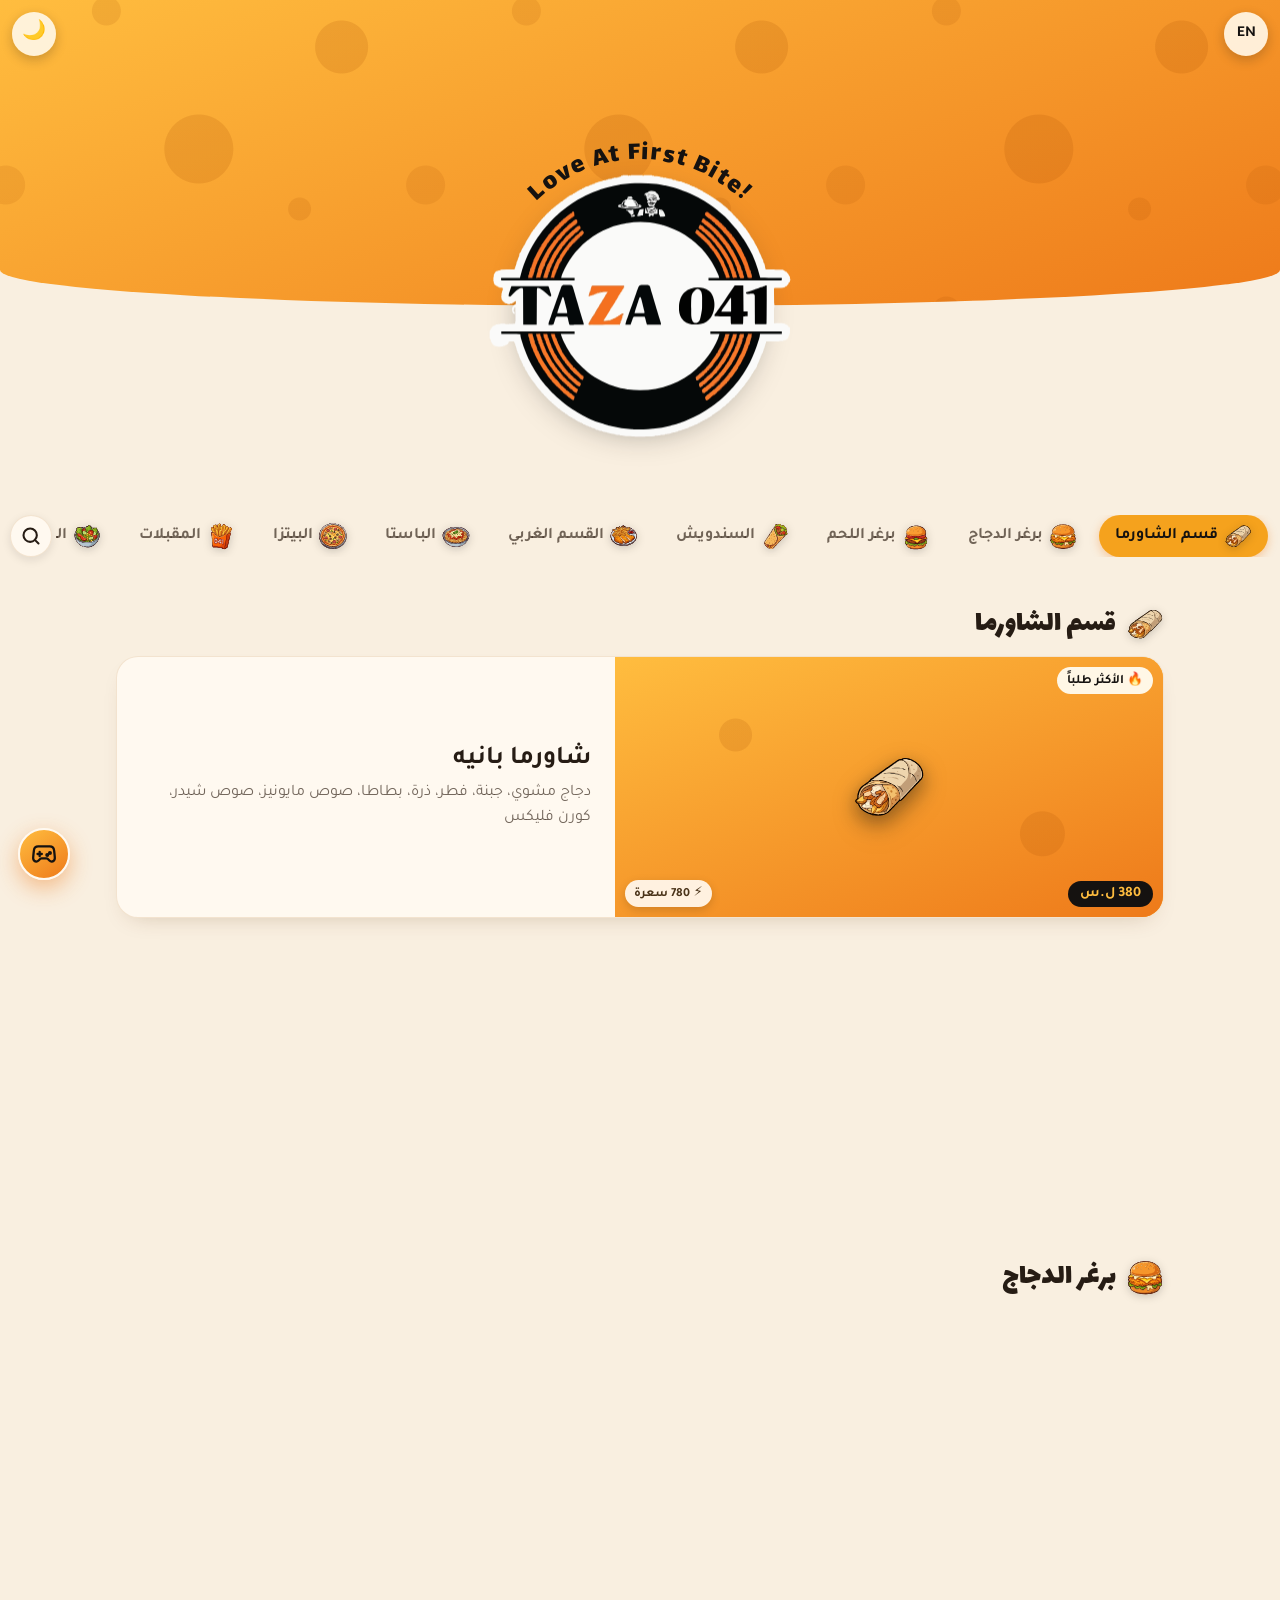
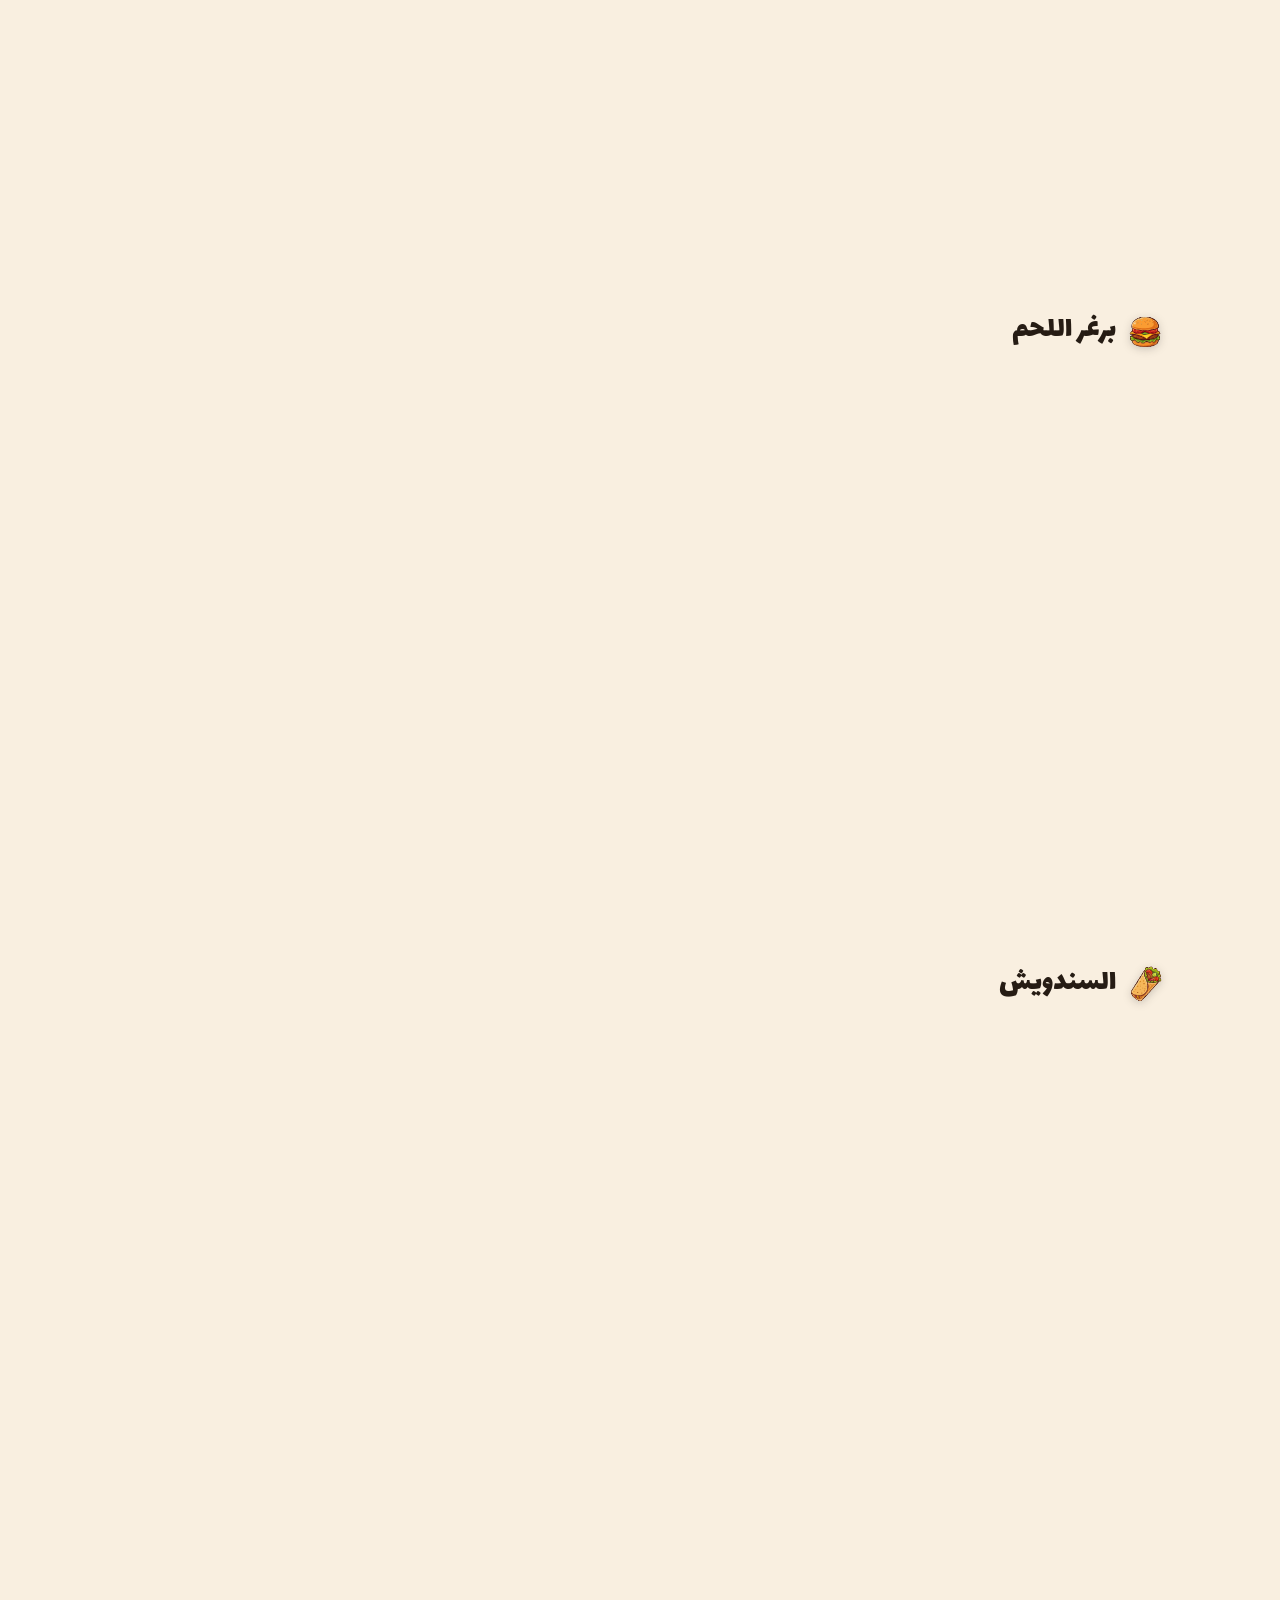
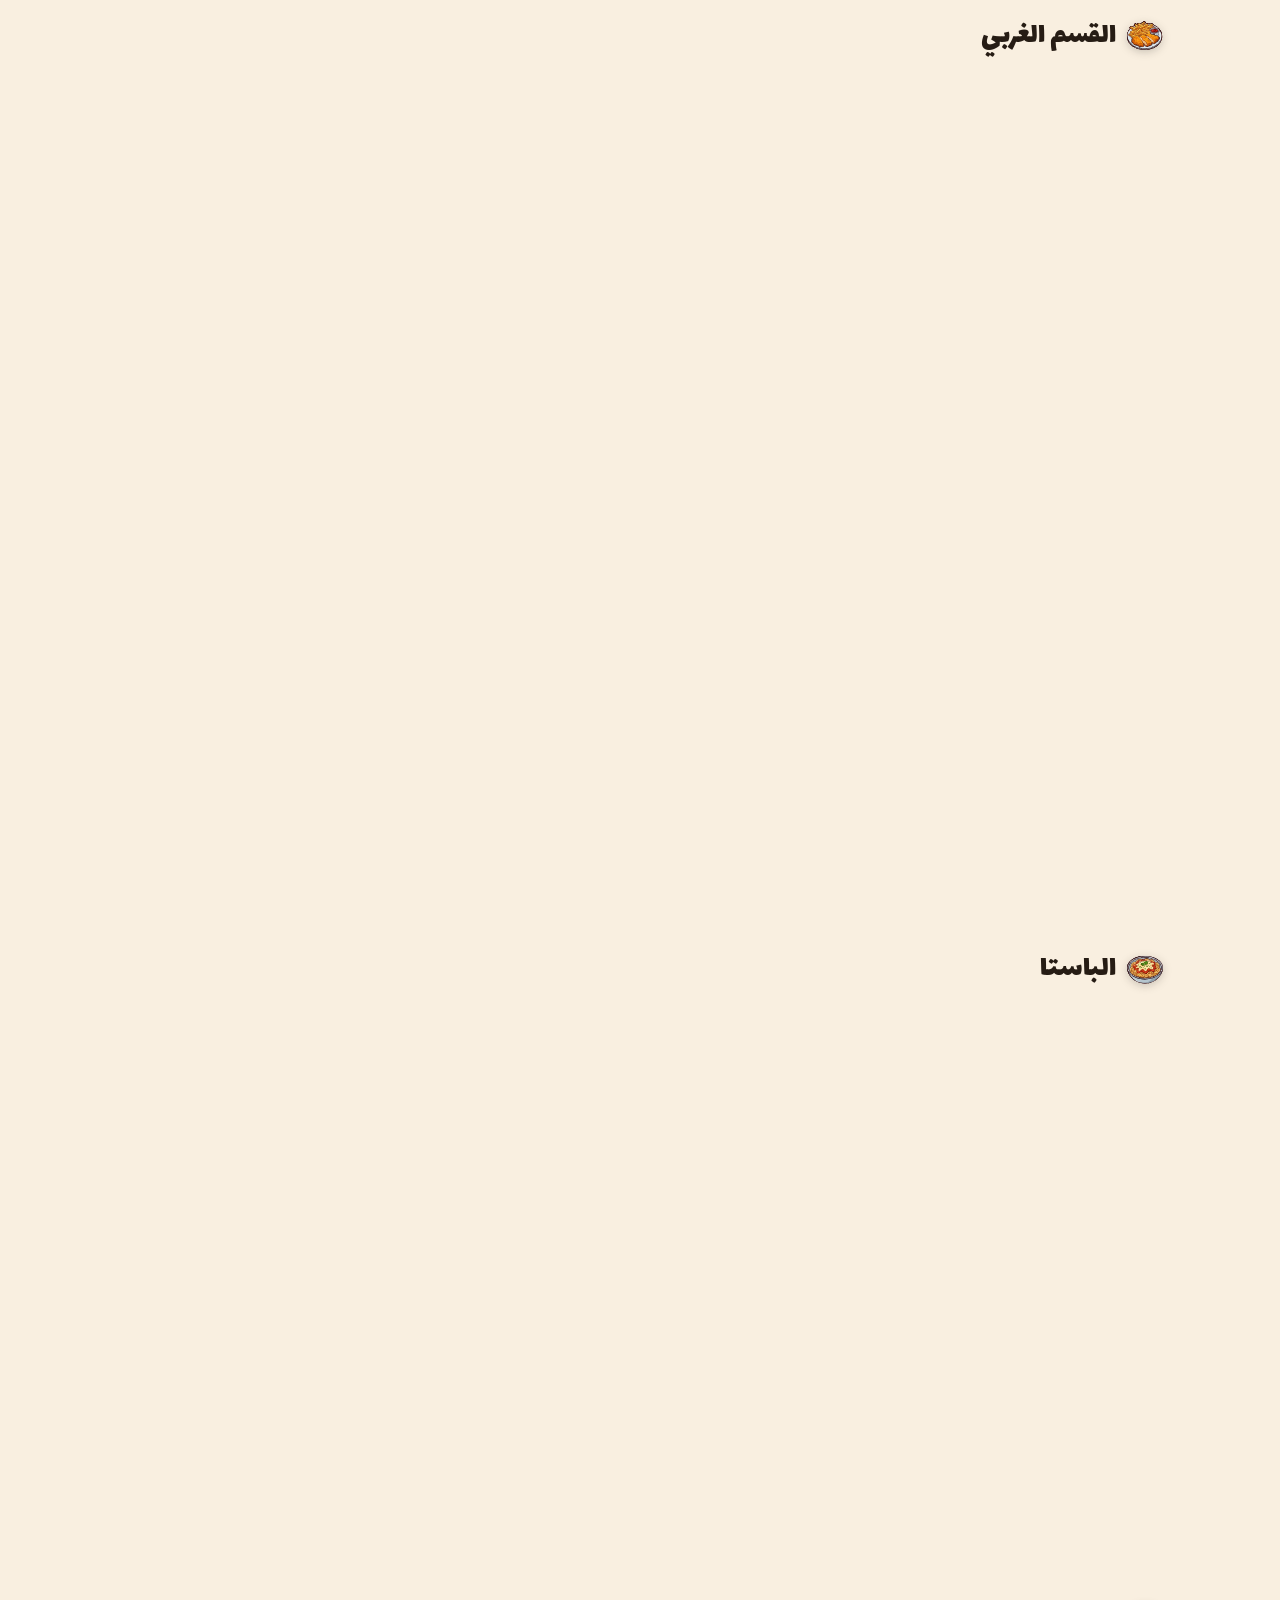
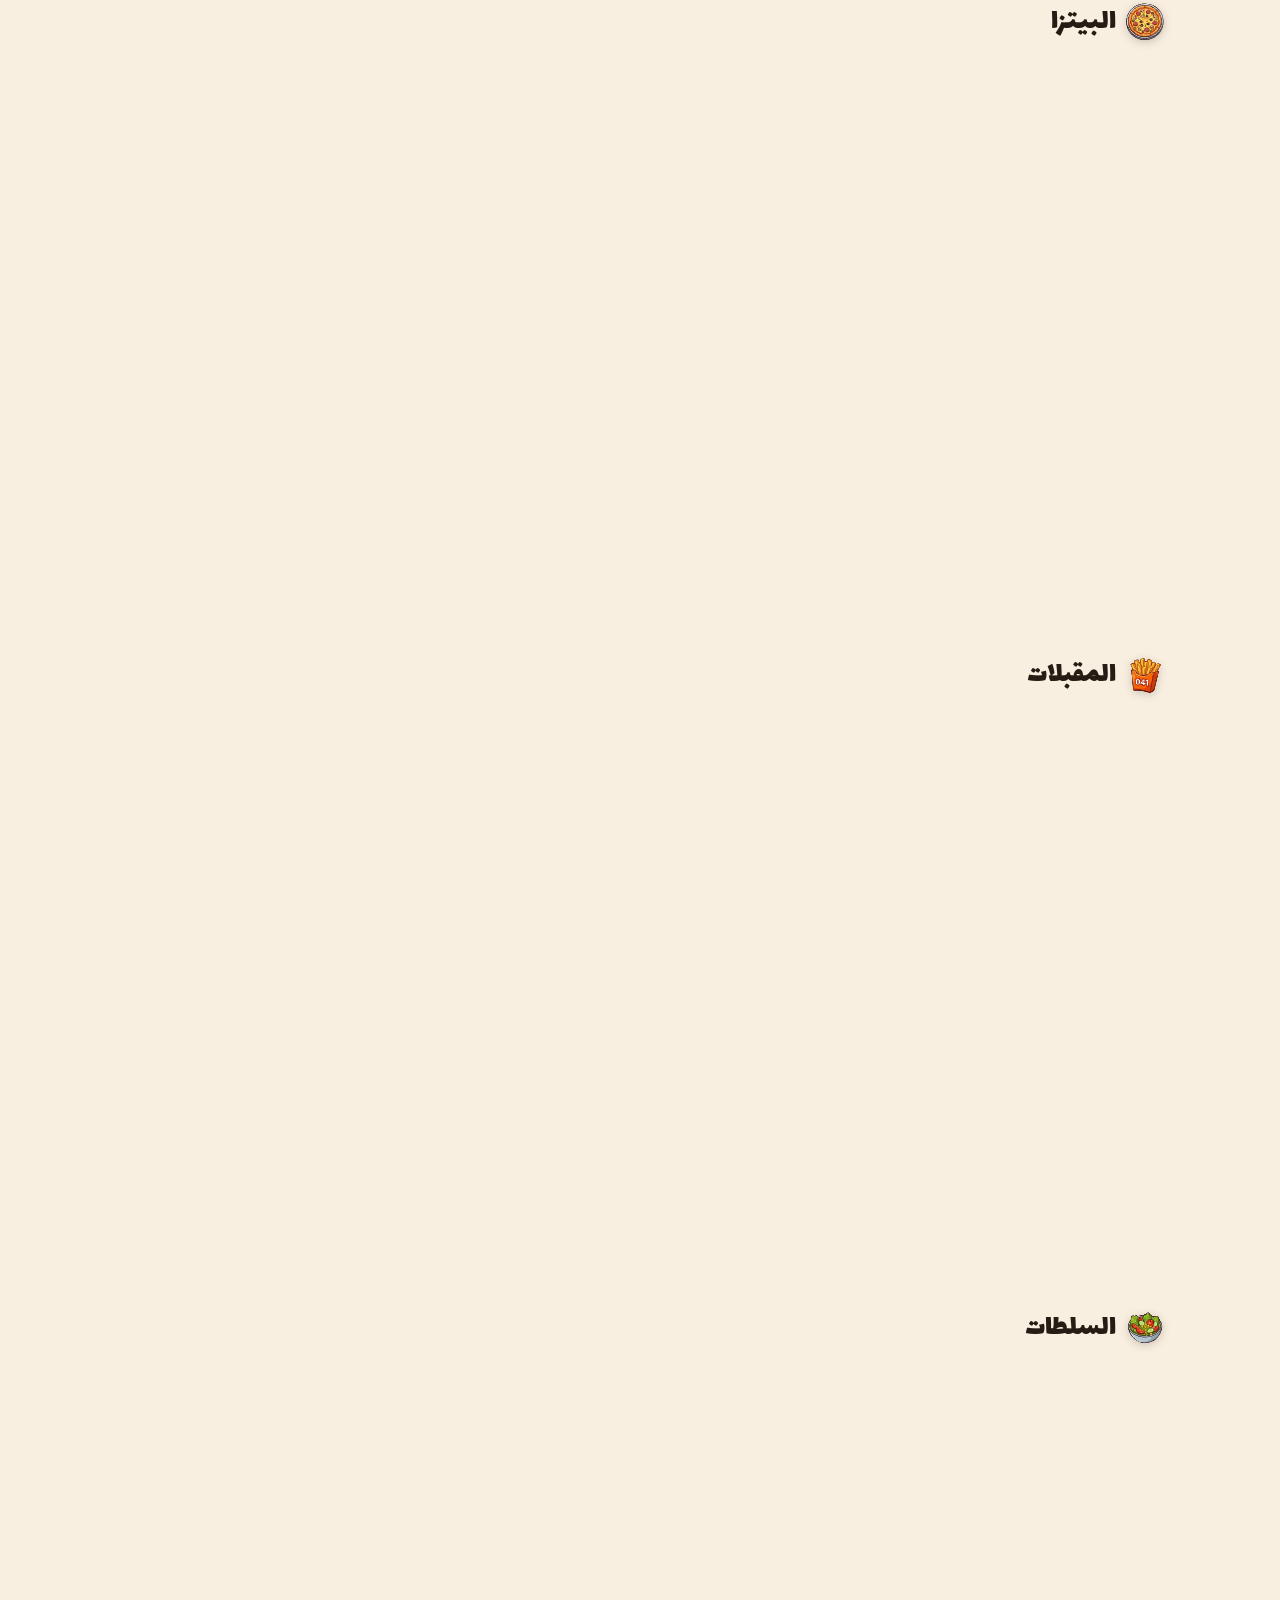
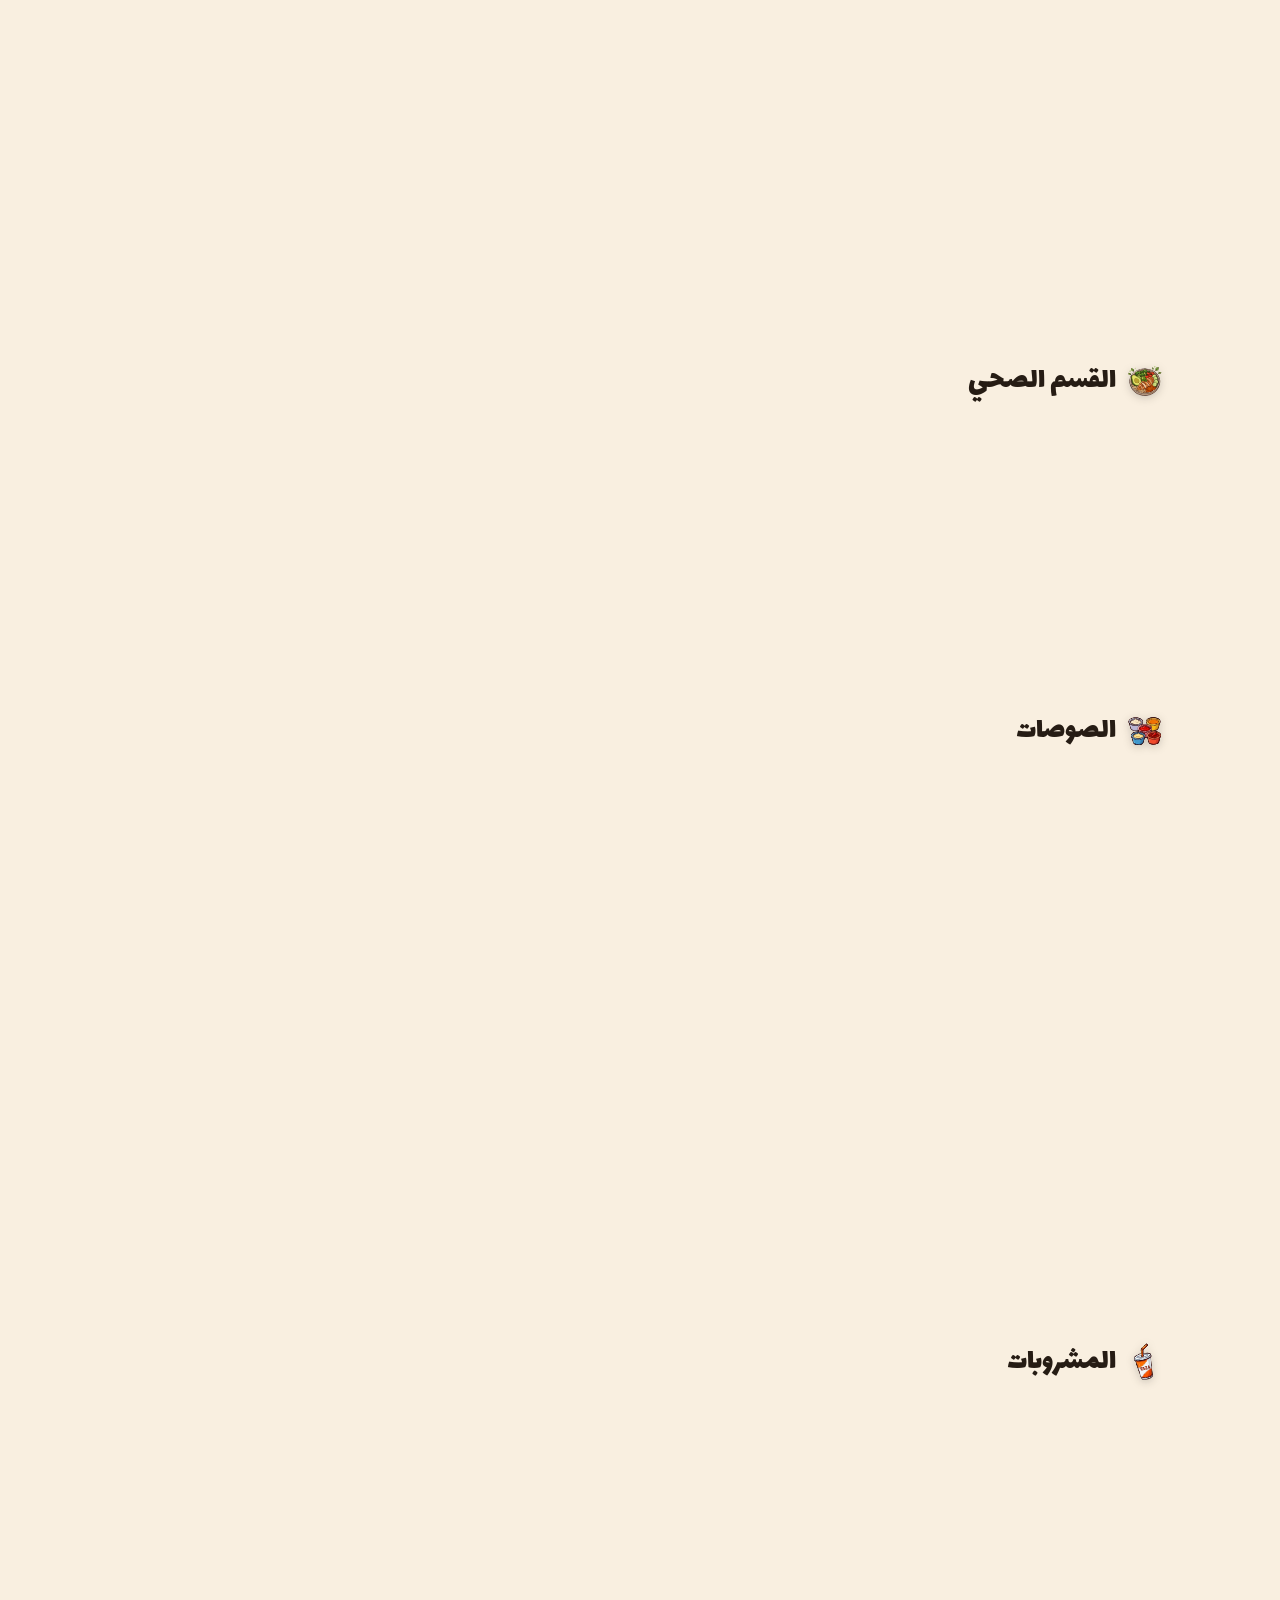
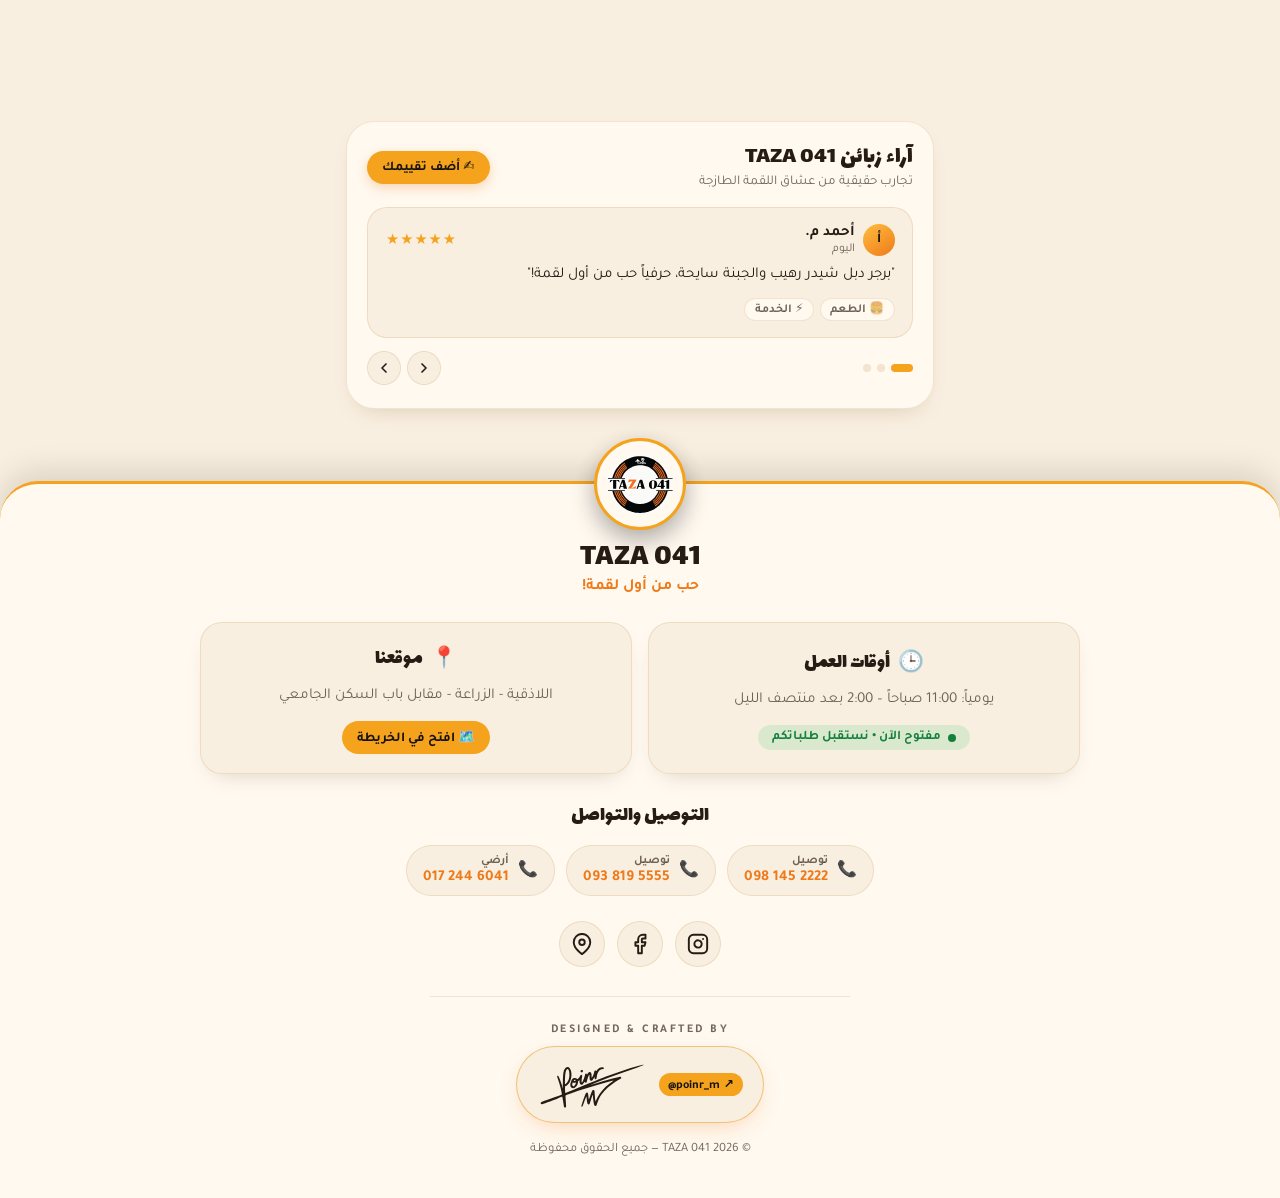
<file: index.html>
<!DOCTYPE html>
<html lang="ar" dir="rtl">
<head>
  <meta charset="UTF-8">
  <meta name="viewport" content="width=device-width, initial-scale=1">
  <!-- نضبط اللغة والوضع قبل أول رسم عشان ما يحصل وميض -->
  <script>
    (function () {
      try {
        var l = localStorage.getItem("taza-lang") || "ar";
        var t = localStorage.getItem("taza-theme") ||
          (matchMedia("(prefers-color-scheme: dark)").matches ? "dark" : "light");
        var d = document.documentElement;
        d.lang = l; d.dir = l === "ar" ? "rtl" : "ltr"; d.dataset.theme = t;
      } catch (e) { document.documentElement.dataset.theme = "light"; }
    })();
  </script>

  <title>TAZA 041 | المنيو</title>

   <link rel="icon" href="assets/images/logo.svg">
  <link rel="manifest" href="manifest.json">
  <meta name="theme-color" content="#f5a21d">
  <meta name="apple-mobile-web-app-capable" content="yes">
  <meta name="apple-mobile-web-app-status-bar-style" content="black-translucent">
  <link rel="preconnect" href="https://fonts.googleapis.com">
  <link rel="preconnect" href="https://fonts.gstatic.com" crossorigin>
  <link href="https://fonts.googleapis.com/css2?family=Lalezar&family=Tajawal:wght@400;500;700&display=swap" rel="stylesheet">

  <link rel="stylesheet" href="css/style.css">
</head>
<body class="is-loading">

  <!-- ========== شاشة التحميل (Loader) ========== -->
  <div class="loader" id="loader" role="status" aria-live="polite" aria-label="جاري تحميل المنيو">
    <div class="loader__inner">
      <svg class="cloche" xmlns="http://www.w3.org/2000/svg" viewBox="0 0 256 256" aria-hidden="true">
        <g id="plate">
          <ellipse cx="128" cy="200" rx="96" ry="18" fill="#FFF7E6" stroke="#1A1A1A" stroke-width="12" />
        </g>
        <g id="dome">
          <circle cx="128" cy="58" r="14" fill="#1A1A1A" />
          <path d="M 44 194 A 84 120 0 0 1 212 194 A 84 14 0 0 1 44 194 Z" fill="#FFF7E6" stroke="#1A1A1A" stroke-width="12" stroke-linejoin="round" />
          <path d="M 78 150 A 70 70 0 0 1 100 100" fill="none" stroke="#F29D38" stroke-width="12" stroke-linecap="round" />
        </g>
      </svg>
      <h1 class="loader__name">TAZA 041</h1>
      <p class="loader__tagline" dir="ltr">Love At First Bite!</p>
      <div class="loader__progress">
        <div class="loader__bar"><span class="loader__fill" id="loaderFill"></span></div>
        <span class="loader__percent" id="loaderPercent">0%</span>
      </div>
    </div>
  </div>

  <!-- ========== محتوى الصفحة ========== -->
  <main class="app" id="app">
    <header class="header">
      <button class="ctl ctl--theme" id="themeBtn" type="button" aria-label="تفعيل الوضع الليلي">
        <span class="ctl__icon ctl__icon--moon" aria-hidden="true">🌙</span>
        <span class="ctl__icon ctl__icon--sun" aria-hidden="true">☀️</span>
      </button>
      <button class="ctl ctl--lang" id="langBtn" type="button" aria-label="Switch to English">
        <span id="langLabel">EN</span>
      </button>

      <div class="cover" aria-hidden="true"><div class="cover__pattern"></div></div>

      <div class="brand">
        <div class="brand__shadow"></div>
        <img class="brand__logo" src="assets/images/logo.svg" alt="شعار مطعم TAZA 041">
        <svg class="brand__ring" viewBox="0 0 300 300" role="img" aria-label="Love At First Bite!">
          <defs><path id="tagline-arc" d="M 34 150 A 116 116 0 0 1 266 150" /></defs>
          <text class="brand__tagline" dir="ltr">
            <textPath href="#tagline-arc" startOffset="50%" text-anchor="middle">Love At First Bite!</textPath>
          </text>
        </svg>
      </div>
    </header>

    <!-- ========== شريط الأقسام المثبت + زر البحث ========== -->
    <div id="catSentinel" aria-hidden="true"></div>
    <nav class="catbar" id="catbar" aria-label="أقسام المنيو" hidden>
      <button class="catbar__logo" id="catLogo" type="button" aria-label="الرجوع للأعلى">
        <img src="assets/images/logo.svg" alt="">
      </button>
      <div class="catbar__track" id="catTrack">
        <div class="catbar__inner" id="catInner">
          <span class="catbar__pill" id="catPill" aria-hidden="true"></span>
        </div>
      </div>
      <button class="catbar__search-btn" id="searchToggle" type="button" aria-expanded="false" aria-controls="searchWrap" aria-label="بحث في المنيو">
        <svg class="search-btn__icon search-btn__icon--lens" viewBox="0 0 24 24" width="20" height="20" fill="none" stroke="currentColor" stroke-width="2.5" stroke-linecap="round" stroke-linejoin="round" aria-hidden="true"><circle cx="11" cy="11" r="8"></circle><line x1="21" y1="21" x2="16.65" y2="16.65"></line></svg>
        <svg class="search-btn__icon search-btn__icon--close" viewBox="0 0 24 24" width="20" height="20" fill="none" stroke="currentColor" stroke-width="2.5" stroke-linecap="round" stroke-linejoin="round" aria-hidden="true"><line x1="18" y1="6" x2="6" y2="18"></line><line x1="6" y1="6" x2="18" y2="18"></line></svg>
      </button>
    </nav>

    <!-- ========== شريط البحث والاقتراحات (Jelly Pop Search) ========== -->
    <div class="search-wrap" id="searchWrap" hidden>
      <div class="search-bar" id="searchBar">
        <span class="search-bar__icon" aria-hidden="true">
          <svg viewBox="0 0 24 24" width="20" height="20" fill="none" stroke="currentColor" stroke-width="2.4" stroke-linecap="round" stroke-linejoin="round"><circle cx="11" cy="11" r="8"></circle><line x1="21" y1="21" x2="16.65" y2="16.65"></line></svg>
        </span>
        <input class="search-bar__input" id="searchInput" type="search" autocomplete="off" spellcheck="false" placeholder="ابحث عن وجبتك المفضلة...">
        <button class="search-bar__clear" id="searchClear" type="button" aria-label="مسح البحث" hidden>✕</button>
      </div>
      <div class="search-chips" id="searchChips"></div>
      <div class="search-suggestions" id="searchSuggestions" role="listbox" hidden></div>
    </div>

    <!-- ========== الأقسام والأطباق ========== -->
    <div class="menu" id="menu"></div>

    <!-- ========== الفوتر ========== -->
    <footer class="footer" id="siteFooter"></footer>
  </main>

  <!-- ========== نافذة تفاصيل الطبق (Modal) ========== -->
  <div class="modal" id="dishModal" role="dialog" aria-modal="true" aria-labelledby="modalTitle" hidden>
    <div class="modal__backdrop" id="modalBackdrop"></div>
    <div class="modal__sheet" id="modalSheet">
      <div class="modal__handle" id="modalHandle" aria-hidden="true"><span></span></div>
      <button class="modal__close" id="modalClose" type="button" aria-label="إغلاق">✕</button>
      <div class="modal__content" id="modalContent">
        <div class="modal__media" id="modalMedia">
          <div class="modal__ph" aria-hidden="true">
            <span class="modal__ph-ring"></span>
            <span class="modal__ph-icon" id="modalIcon"></span>
          </div>
          <img class="modal__img" id="modalImg" alt="" hidden>
          <div class="modal__fade" aria-hidden="true"></div>
          <div class="modal__badges" id="modalBadges"></div>
        </div>
        <div class="modal__body">
          <div class="modal__cat" id="modalCat"></div>
          <h3 class="modal__title" id="modalTitle"></h3>
          <div class="modal__section">
            <h4 class="modal__subtitle" id="modalIngTitle">المكونات</h4>
            <p class="modal__desc" id="modalDesc"></p>
          </div>
          <div class="modal__allergens" id="modalAllergensBox" hidden>
            <h4 class="modal__subtitle modal__subtitle--warn">
              <svg viewBox="0 0 24 24" width="15" height="15" fill="none" stroke="currentColor" stroke-width="2.3" stroke-linecap="round" stroke-linejoin="round" aria-hidden="true"><path d="M10.29 3.86L1.82 18a2 2 0 0 0 1.71 3h16.94a2 2 0 0 0 1.71-3L13.71 3.86a2 2 0 0 0-3.42 0z"/><line x1="12" y1="9" x2="12" y2="13"/><line x1="12" y1="17" x2="12.01" y2="17"/></svg>
              <span id="modalAllergensTitle">مسببات الحساسية</span>
            </h4>
            <div class="modal__allergen-list" id="modalAllergensList"></div>
          </div>
          <div class="modal__footer">
            <div class="modal__price-box">
              <span class="modal__price-label" id="modalPriceLabel">السعر</span>
              <span class="modal__price" id="modalPrice"></span>
            </div>
            <div class="modal__nav">
              <button class="modal__step" id="modalPrev" type="button" aria-label="الطبق السابق"><svg viewBox="0 0 24 24" width="20" height="20" fill="none" stroke="currentColor" stroke-width="2.5" stroke-linecap="round" stroke-linejoin="round"><polyline points="9 18 15 12 9 6"></polyline></svg></button>
              <span class="modal__counter" id="modalCounter"></span>
              <button class="modal__step" id="modalNext" type="button" aria-label="الطبق التالي"><svg viewBox="0 0 24 24" width="20" height="20" fill="none" stroke="currentColor" stroke-width="2.5" stroke-linecap="round" stroke-linejoin="round"><polyline points="15 18 9 12 15 6"></polyline></svg></button>
            </div>
          </div>
        </div>
      </div>
    </div>
  </div>

<script type="module" src="js/firebase-sync.js"></script>
<script src="js/app.js?v=2"></script>
<script src="js/menu.js"></script>
<script src="js/animations.js"></script>
<script src="js/refresh.js"></script>
<script src="js/extras.js"></script>
  <script src="js/app.js?v=4"></script>
  <script>
    setTimeout(function () {
      var l = document.getElementById("loader");
      if (l) l.remove();
      document.body.classList.remove("is-loading");
      document.body.classList.add("is-ready");
    }, 2800);
  </script>
</body>
</body>
</html>
</file>
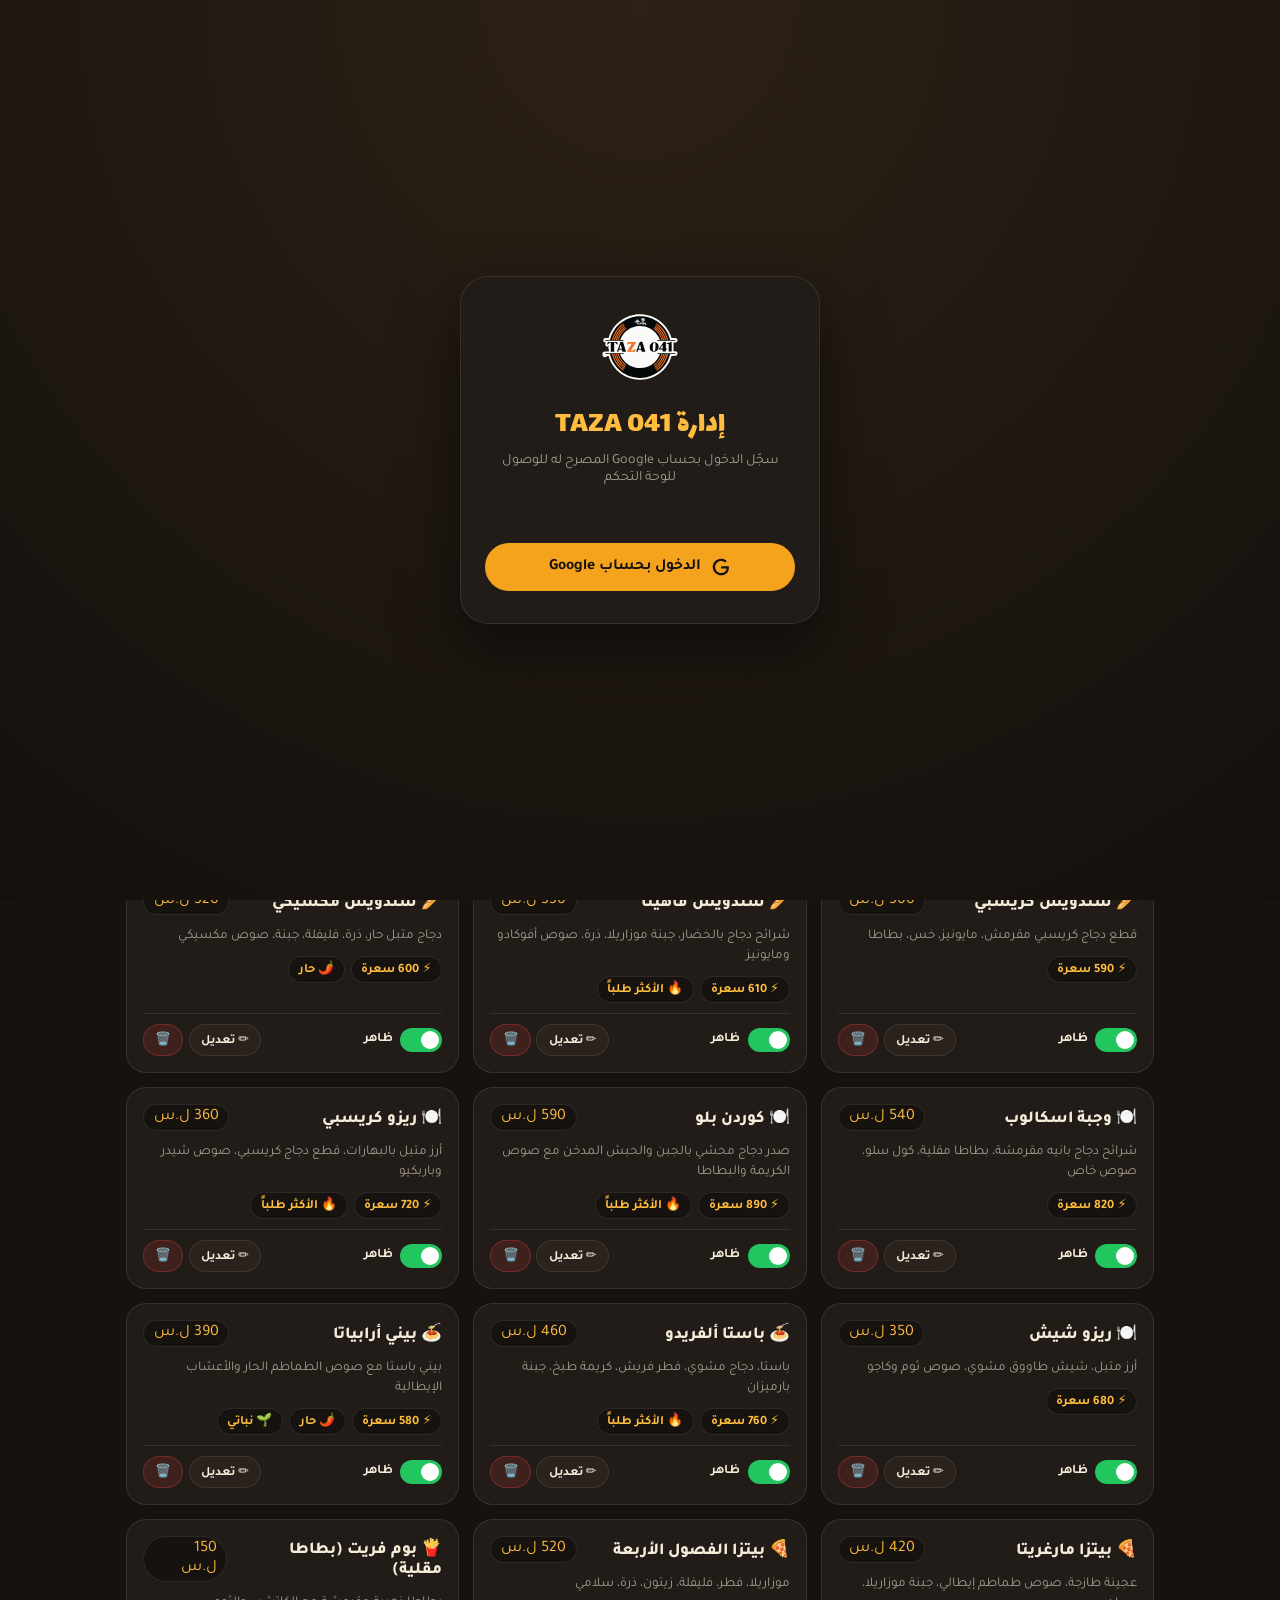
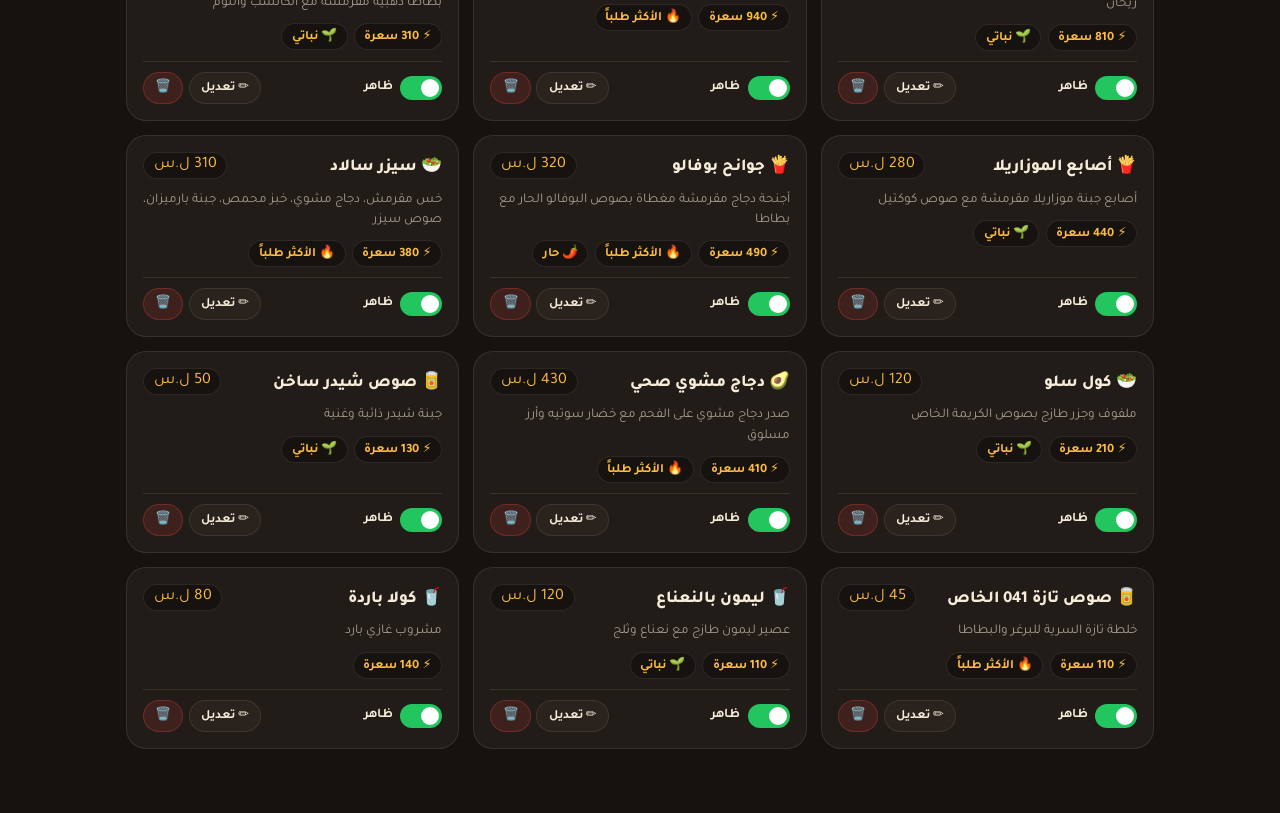
<file: admin.html>
<!DOCTYPE html>
<html lang="ar" dir="rtl" data-theme="dark">
<head>
  <meta charset="UTF-8">
  <meta name="viewport" content="width=device-width, initial-scale=1">
  <title>TAZA 041 | لوحة الإدارة</title>
  <link rel="icon" href="assets/images/logo.svg">
  <link rel="preconnect" href="https://fonts.googleapis.com">
  <link rel="preconnect" href="https://fonts.gstatic.com" crossorigin>
  <link href="https://fonts.googleapis.com/css2?family=Lalezar&family=Tajawal:wght@400;500;700;800&display=swap" rel="stylesheet">
  <style>
    :root {
      --cheddar: #f5a21d; --cheddar-light: #ffbd3f; --cheddar-deep: #ee7a1a;
      --ink: #151210; --bg: #16120f; --surface: #211c18; --card: #29221d;
      --text: #f6ecd9; --muted: rgba(246, 236, 217, 0.62);
      --line: rgba(246, 236, 217, 0.1);
      --ok: #22c55e; --bad: #ef4444;
      --font-display: "Lalezar", "Tajawal", sans-serif;
      --font-body: "Tajawal", system-ui, sans-serif;
    }
    :root[data-theme="light"] {
      --bg: #f9efe0; --surface: #fff9f0; --card: #ffffff;
      --text: #261c14; --muted: rgba(48, 34, 22, 0.65);
      --line: rgba(180, 115, 35, 0.18);
    }
    *, *::before, *::after { box-sizing: border-box; }
    body { margin: 0; font-family: var(--font-body); background: var(--bg); color: var(--text); min-height: 100vh; }

    /* شاشة القفل (PIN) */
    .lock {
      position: fixed; inset: 0; z-index: 200;
      display: grid; place-items: center; padding: 1rem;
      background: radial-gradient(circle at top, #2c2117, #14100d);
    }
    .lock[hidden] { display: none; }
    .lock-card {
      width: 100%; max-width: 360px; padding: 2rem 1.5rem;
      border-radius: 28px; background: var(--surface); border: 1.5px solid var(--line);
      text-align: center; box-shadow: 0 24px 60px rgba(0,0,0,0.5);
    }
    .lock-card img { width: 76px; height: 76px; margin-bottom: 0.5rem; }
    .lock-card h1 { margin: 0 0 0.25rem; font-family: var(--font-display); font-weight: 400; font-size: 1.9rem; color: var(--cheddar-light); }
    .lock-card p { margin: 0 0 1.25rem; font-size: 0.88rem; color: var(--muted); }
    .pin-input {
      width: 100%; height: 48px; text-align: center; letter-spacing: 6px;
      font: 800 1.25rem var(--font-body); border-radius: 16px;
      border: 1.5px solid var(--line); background: var(--bg); color: var(--text);
      outline: none; margin-bottom: 0.9rem;
    }
    .pin-input:focus { border-color: var(--cheddar); }
    .pin-err { color: var(--bad); font-size: 0.84rem; font-weight: 700; min-height: 1.2em; margin: 0 0 0.5rem; }

    /* الهيدر العلوي */
    .topbar {
      position: sticky; top: 0; z-index: 40;
      display: flex; align-items: center; justify-content: space-between; gap: 0.75rem;
      padding: 0.75rem 1.2rem; background: var(--surface); border-bottom: 1px solid var(--line);
    }
    .top-brand { display: flex; align-items: center; gap: 0.6rem; }
    .top-brand img { width: 38px; height: 38px; }
    .top-brand h1 { margin: 0; font-family: var(--font-display); font-weight: 400; font-size: 1.45rem; color: var(--cheddar-light); }
    .sync-pill {
      display: inline-flex; align-items: center; gap: 0.4rem;
      padding: 0.22rem 0.7rem; border-radius: 99px; font-size: 0.76rem; font-weight: 700;
      background: rgba(34, 197, 94, 0.14); color: #4ade80;
    }
    .sync-dot { width: 7px; height: 7px; border-radius: 50%; background: currentColor; }
    .top-actions { display: flex; align-items: center; gap: 0.45rem; flex-wrap: wrap; }

    .btn {
      display: inline-flex; align-items: center; justify-content: center; gap: 0.35rem;
      height: 38px; padding: 0 0.95rem; border-radius: 99px; border: 1px solid var(--line);
      background: var(--card); color: var(--text); font: 700 0.86rem var(--font-body);
      text-decoration: none; cursor: pointer; transition: transform 0.15s, border-color 0.2s, background 0.2s;
    }
    .btn:hover { border-color: var(--cheddar); }
    .btn:active { transform: scale(0.95); }
    .btn--pri { background: var(--cheddar); color: var(--ink); border-color: transparent; }
    .btn--pri:hover { background: var(--cheddar-light); }
    .btn--danger { background: rgba(239, 68, 68, 0.14); color: #f87171; border-color: rgba(239, 68, 68, 0.3); }
    .btn--ok { background: rgba(34, 197, 94, 0.16); color: #4ade80; border-color: rgba(34, 197, 94, 0.3); }
    .btn--sm { height: 32px; padding: 0 0.7rem; font-size: 0.8rem; }

    .wrap { max-width: 1060px; margin: 0 auto; padding: 1.1rem 1rem 4rem; }
    .tabs {
      display: flex; gap: 0.45rem; overflow-x: auto; padding-bottom: 0.4rem; margin-bottom: 1.1rem;
      scrollbar-width: none;
    }
    .tabs::-webkit-scrollbar { display: none; }
    .tab {
      flex: none; height: 42px; padding: 0 1.15rem; border-radius: 99px;
      border: 1px solid var(--line); background: var(--surface); color: var(--muted);
      font: 700 0.92rem var(--font-body); cursor: pointer;
    }
    .tab.is-active { background: var(--cheddar); color: var(--ink); border-color: transparent; }
    .tab-badge {
      display: inline-block; margin-inline-start: 0.35rem; padding: 0.05rem 0.45rem;
      border-radius: 99px; background: rgba(0,0,0,0.2); font-size: 0.75rem;
    }

    .panel[hidden] { display: none; }
    .panel-head {
      display: flex; align-items: center; justify-content: space-between; flex-wrap: wrap;
      gap: 0.75rem; margin-bottom: 1rem;
    }
    .panel-head h2 { margin: 0; font-family: var(--font-display); font-weight: 400; font-size: 1.6rem; }
    .filter-row { display: flex; gap: 0.5rem; flex-wrap: wrap; align-items: center; }

    .grid { display: grid; grid-template-columns: repeat(auto-fill, minmax(290px, 1fr)); gap: 0.9rem; }
    .card {
      display: flex; flex-direction: column; gap: 0.65rem;
      padding: 1rem; border-radius: 20px; background: var(--surface); border: 1px solid var(--line);
      transition: opacity 0.25s ease, border-color 0.2s ease;
    }
    .card.is-hidden { opacity: 0.52; border-style: dashed; }
    .card-thumb { width: 100%; height: 130px; border-radius: 14px; object-fit: cover; border: 1px solid var(--line); }
    .card-top { display: flex; align-items: center; justify-content: space-between; gap: 0.5rem; }
    .card-title { margin: 0; font-size: 1.05rem; font-weight: 800; display: flex; align-items: center; gap: 0.45rem; }
    .card-sub { margin: 0; font-size: 0.84rem; color: var(--muted); line-height: 1.5; }
    .card-meta { display: flex; flex-wrap: wrap; gap: 0.4rem; font-size: 0.8rem; font-weight: 700; }
    .pill { padding: 0.18rem 0.6rem; border-radius: 99px; background: var(--bg); border: 1px solid var(--line); color: var(--cheddar-light); }
    .card-foot { display: flex; align-items: center; justify-content: space-between; gap: 0.5rem; padding-top: 0.6rem; border-top: 1px solid var(--line); margin-top: auto; }

    .switch { display: inline-flex; align-items: center; gap: 0.45rem; cursor: pointer; font-size: 0.82rem; font-weight: 700; user-select: none; }
    .switch input { display: none; }
    .switch-track {
      position: relative; width: 42px; height: 24px; border-radius: 99px;
      background: rgba(239, 68, 68, 0.35); transition: background 0.25s;
    }
    .switch-track::after {
      content: ""; position: absolute; top: 3px; left: 3px;
      width: 18px; height: 18px; border-radius: 50%; background: #fff;
      transition: transform 0.25s cubic-bezier(0.34, 1.56, 0.64, 1);
    }
    .switch input:checked + .switch-track { background: var(--ok); }
    .switch input:checked + .switch-track::after { transform: translateX(18px); }

    .field { display: flex; flex-direction: column; gap: 0.3rem; margin-bottom: 0.8rem; }
    .field label { font-size: 0.84rem; font-weight: 700; color: var(--muted); }
    .inp, .sel, .txt {
      width: 100%; padding: 0.6rem 0.85rem; border-radius: 14px;
      border: 1.5px solid var(--line); background: var(--bg); color: var(--text);
      font: 500 0.92rem var(--font-body); outline: none;
    }
    .inp:focus, .sel:focus, .txt:focus { border-color: var(--cheddar); }
    .two-col { display: grid; grid-template-columns: 1fr 1fr; gap: 0.65rem; }
    .checks { display: flex; flex-wrap: wrap; gap: 0.45rem; }
    .chk {
      display: inline-flex; align-items: center; gap: 0.35rem;
      padding: 0.32rem 0.72rem; border-radius: 99px; background: var(--bg);
      border: 1px solid var(--line); font-size: 0.82rem; font-weight: 700; cursor: pointer;
    }
    .chk input { accent-color: var(--cheddar); }

    /* منطقة رفع الصور بالسحب والإفلات أو المعرض */
    .drop-zone {
      position: relative; display: flex; flex-direction: column; align-items: center; justify-content: center;
      gap: 0.5rem; min-height: 120px; padding: 0.9rem; border-radius: 18px;
      border: 2px dashed var(--line); background: var(--bg); text-align: center; cursor: pointer;
      transition: border-color 0.2s, background 0.2s;
    }
    .drop-zone.is-drag { border-color: var(--cheddar); background: rgba(245, 162, 29, 0.12); }
    .drop-zone img { max-height: 140px; max-width: 100%; border-radius: 12px; object-fit: cover; }
    .drop-hint { font-size: 0.86rem; color: var(--muted); line-height: 1.5; }

    .dlg {
      position: fixed; inset: 0; z-index: 120; display: grid; place-items: center; padding: 1rem;
      background: rgba(10, 8, 6, 0.72); -webkit-backdrop-filter: blur(6px); backdrop-filter: blur(6px);
    }
    .dlg[hidden] { display: none; }
    .dlg-box {
      width: 100%; max-width: 520px; max-height: 90dvh; overflow-y: auto;
      padding: 1.35rem; border-radius: 26px; background: var(--surface); border: 1.5px solid var(--line);
    }
    .dlg-head { display: flex; align-items: center; justify-content: space-between; margin-bottom: 1rem; }
    .dlg-head h3 { margin: 0; font-family: var(--font-display); font-weight: 400; font-size: 1.55rem; color: var(--cheddar-light); }

    .toast {
      position: fixed; bottom: 1.25rem; left: 50%; transform: translateX(-50%) translateY(20px);
      z-index: 300; padding: 0.55rem 1.2rem; border-radius: 99px;
      background: var(--ink); color: var(--cheddar-light); border: 1.5px solid var(--cheddar);
      font-weight: 700; font-size: 0.88rem; opacity: 0; pointer-events: none;
      transition: opacity 0.25s, transform 0.3s cubic-bezier(0.34, 1.56, 0.64, 1);
    }
    .toast.is-on { opacity: 1; transform: translateX(-50%) translateY(0); }
  </style>
</head>
<body>

 <!-- شاشة تسجيل الدخول بحساب Google (Firebase Auth) -->
  <div class="lock" id="lockScreen">
    <div class="lock-card">
      <img src="assets/images/logo.svg" alt="TAZA 041">
      <h1>إدارة TAZA 041</h1>
      <p>سجّل الدخول بحساب Google المصرح له للوصول للوحة التحكم</p>
      <p class="pin-err" id="pinErr"></p>
      <button class="btn btn--pri" id="googleLoginBtn" type="button" style="width:100%;height:48px;font-size:0.98rem;gap:0.6rem">
        <svg viewBox="0 0 24 24" width="20" height="20"><path fill="currentColor" d="M21.35 11.1h-9.17v2.73h6.51c-.33 3.81-3.5 5.44-6.5 5.44C8.36 19.27 5 16.25 5 12c0-4.1 3.2-7.27 7.2-7.27 3.09 0 4.9 1.97 4.9 1.97L19 4.72S16.56 2 12.1 2C6.42 2 2.03 6.8 2.03 12c0 5.05 4.13 10 10.22 10 5.35 0 9.25-3.67 9.25-9.09 0-1.15-.15-1.81-.15-1.81z"/></svg>
        <span>الدخول بحساب Google</span>
      </button>
    </div>
  </div>

  <!-- الهيدر -->
  <header class="topbar">
    <div class="top-brand">
      <img src="assets/images/logo.svg" alt="TAZA 041">
      <div>
        <h1>لوحة إدارة TAZA 041</h1>
        <span class="sync-pill"><span class="sync-dot"></span> تزامن فوري مفعل (Firebase)</span>
      </div>
    </div>
    <div class="top-actions">
      <button class="btn" id="syncFromFileBtn" type="button">🔄 سحب من menu.json</button>
      <a class="btn" href="index.html" target="_blank">👁️ معاينة المنيو</a>
      <button class="btn btn--pri" id="exportBtn" type="button">💾 تصدير menu.json</button>
      <button class="btn" id="themeBtn" type="button" aria-label="Theme">🌓</button>
      <button class="btn btn--danger" id="logoutBtn" type="button">🚪 خروج</button>
    </div>
  </header>

  <main class="wrap">
    <!-- التبويبات -->
    <nav class="tabs" id="adminTabs">
      <button class="tab is-active" type="button" data-tab="items">🍔 الأطباق <span class="tab-badge" id="cntItems">0</span></button>
      <button class="tab" type="button" data-tab="cats">📂 الأقسام <span class="tab-badge" id="cntCats">0</span></button>
      <button class="tab" type="button" data-tab="reviews">⭐ التقييمات <span class="tab-badge" id="cntRevs">0</span></button>
    </nav>

    <!-- 1) لوحة الأطباق -->
    <section class="panel" id="panel-items">
      <div class="panel-head">
        <h2>إدارة الأطباق والأسعار</h2>
        <div class="filter-row">
          <select class="sel" id="filterCat" style="width:auto;min-width:150px"></select>
          <button class="btn btn--pri" id="addItemBtn" type="button">+ إضافة طبق جديد</button>
        </div>
      </div>
      <div class="grid" id="itemsGrid"></div>
    </section>

    <!-- 2) لوحة الأقسام (إظهار وإخفاء فقط) -->
    <section class="panel" id="panel-cats" hidden>
      <div class="panel-head">
        <h2>إظهار وإخفاء الأقسام</h2>
      </div>
      <div class="grid" id="catsGrid"></div>
    </section>

    <!-- 3) لوحة التقييمات والكومنتات -->
    <section class="panel" id="panel-reviews" hidden>
      <div class="panel-head">
        <h2>إدارة تقييمات الزبائن</h2>
        <div class="filter-row">
          <label style="font-size:0.84rem;color:var(--muted);font-weight:700">التجديد التلقائي:</label>
          <select class="sel" id="revCycle" style="width:auto">
            <option value="forever">دائم (بدون حذف تلقائي)</option>
            <option value="daily">يومي (آخر 24 ساعة)</option>
            <option value="weekly">أسبوعي (آخر 7 أيام)</option>
          </select>
        </div>
      </div>
      <div class="grid" id="revsGrid"></div>
    </section>
  </main>

  <!-- نافذة إضافة / تعديل طبق -->
  <div class="dlg" id="itemDlg" hidden>
    <form class="dlg-box" id="itemForm">
      <div class="dlg-head">
        <h3 id="itemDlgTitle">إضافة طبق</h3>
        <button class="btn btn--sm" type="button" id="closeItemDlg">✕</button>
      </div>
      <input type="hidden" id="itId">
      <div class="two-col">
        <div class="field"><label>اسم الطبق (عربي)*</label><input class="inp" id="itNameAr" required></div>
        <div class="field"><label>Dish Name (EN)*</label><input class="inp" id="itNameEn" dir="ltr" required></div>
      </div>
      <div class="two-col">
        <div class="field"><label>القسم*</label><select class="sel" id="itCat" required></select></div>
        <div class="field"><label>السعر (ل.س)*</label><input class="inp" id="itPrice" type="number" min="0" required></div>
      </div>
      <div class="field">
        <label>السعرات الحرارية (kcal)</label>
        <input class="inp" id="itCal" type="number" min="0" value="450">
      </div>

      <!-- رفع الصورة من المعرض أو بالسحب والإفلات -->
      <div class="field">
        <label>صورة الطبق (من المعرض أو اسحبها وأفلتها هنا)</label>
        <input type="hidden" id="itImg">
        <input type="file" id="itImgFile" accept="image/*" hidden>
        <div class="drop-zone" id="imgDropZone">
          <img id="imgPreview" alt="" hidden>
          <div class="drop-hint" id="imgDropHint">
            <div style="font-size:1.7rem;margin-bottom:0.2rem">📸</div>
            <strong>اضغط لاختيار صورة من المعرض</strong><br>أو اسحب الصورة من الكمبيوتر وأفلتها هنا
          </div>
          <button class="btn btn--sm btn--danger" id="imgRemoveBtn" type="button" hidden>🗑️ إزالة الصورة</button>
        </div>
      </div>

      <div class="field"><label>المكونات / الوصف (عربي)</label><textarea class="txt" id="itDescAr" rows="2"></textarea></div>
      <div class="field"><label>Ingredients / Description (EN)</label><textarea class="txt" id="itDescEn" rows="2" dir="ltr"></textarea></div>

      <div class="field">
        <label>الوسوم والحالة</label>
        <div class="checks">
          <label class="chk"><input type="checkbox" id="itAvail" checked> ✅ متوفر (ظاهر بالمنيو)</label>
          <label class="chk"><input type="checkbox" id="itFeat"> 🔥 الأكثر طلباً</label>
          <label class="chk"><input type="checkbox" id="itSpicy"> 🌶️ حار</label>
          <label class="chk"><input type="checkbox" id="itVeg"> 🌱 نباتي</label>
        </div>
      </div>

      <div class="field">
        <label>مسببات الحساسية (Allergens)</label>
        <div class="checks" id="itAllergens">
          <label class="chk"><input type="checkbox" value="gluten"> 🌾 غلوتين</label>
          <label class="chk"><input type="checkbox" value="dairy"> 🧀 ألبان</label>
          <label class="chk"><input type="checkbox" value="eggs"> 🥚 بيض</label>
          <label class="chk"><input type="checkbox" value="sesame"> 🥯 سمسم</label>
          <label class="chk"><input type="checkbox" value="soy"> 🫘 صويا</label>
          <label class="chk"><input type="checkbox" value="nuts"> 🥜 مكسرات</label>
        </div>
      </div>

      <div style="display:flex;gap:0.6rem;justify-content:flex-end;margin-top:1rem">
        <button class="btn" type="button" id="cancelItemDlg">إلغاء</button>
        <button class="btn btn--pri" type="submit">💾 حفظ الطبق</button>
      </div>
    </form>
  </div>

  <div class="toast" id="adminToast"></div>
  <script type="module" src="js/firebase-sync.js"></script>
  <script src="js/admin.js"></script>
</body>
</html>
</file>
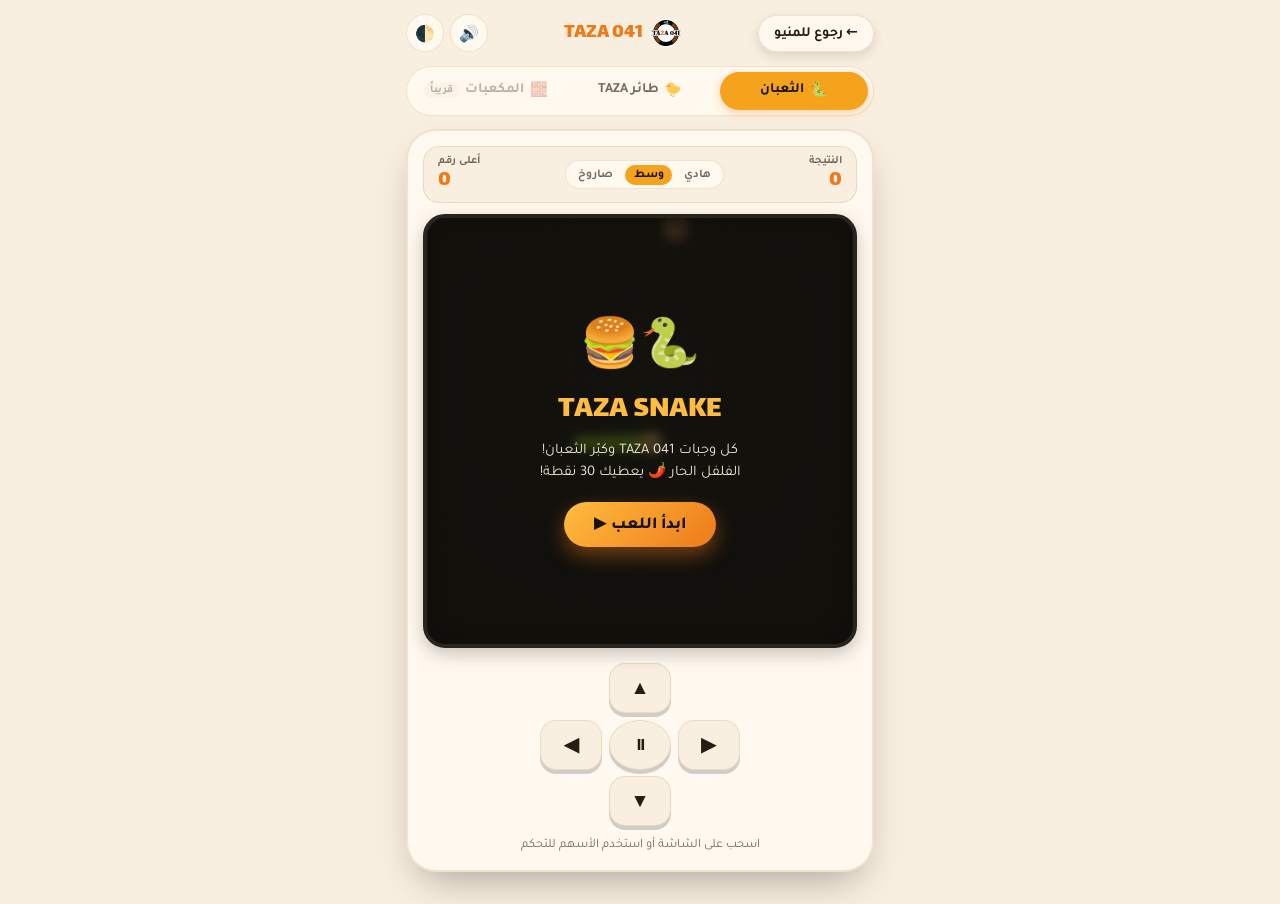
<file: games.html>
<!DOCTYPE html>
<html lang="ar" dir="rtl">
<head>
  <meta charset="UTF-8">
  <meta name="viewport" content="width=device-width, initial-scale=1, maximum-scale=1, user-scalable=no">
  <script>
    (function () {
      try {
        var l = localStorage.getItem("taza-lang") || "ar";
        var t = localStorage.getItem("taza-theme") ||
          (matchMedia("(prefers-color-scheme: dark)").matches ? "dark" : "light");
        var d = document.documentElement;
        d.lang = l; d.dir = l === "ar" ? "rtl" : "ltr"; d.dataset.theme = t;
      } catch (e) { document.documentElement.dataset.theme = "dark"; }
    })();
  </script>
  <title>TAZA 041 | Arcade</title>
  <link rel="icon" href="assets/images/logo.svg">
  <link rel="preconnect" href="https://fonts.googleapis.com">
  <link rel="preconnect" href="https://fonts.gstatic.com" crossorigin>
  <link href="https://fonts.googleapis.com/css2?family=Lalezar&family=Tajawal:wght@500;700;800&display=swap" rel="stylesheet">
  <style>
    :root {
      --cheddar: #f5a21d; --cheddar-light: #ffbd3f; --cheddar-deep: #ee7a1a;
      --ink: #151210; --bg: #f9efe0; --surface: #fff9f0;
      --text: #261c14; --muted: rgba(48, 34, 22, 0.65);
      --line-soft: rgba(180, 115, 35, 0.18);
      --screen-bg: #1e261a; --screen-bg2: #151c12;
      --screen-grid: rgba(170, 220, 110, 0.06);
      --snake-body: #84cc16; --snake-head: #ffbd3f;
      --font-display: "Lalezar", "Tajawal", sans-serif;
      --font-body: "Tajawal", system-ui, sans-serif;
    }
    :root[data-theme="dark"] {
      --bg: #16120f; --surface: #211c18; --text: #f6ecd9;
      --muted: rgba(246, 236, 217, 0.64); --line-soft: rgba(246, 236, 217, 0.1);
      --screen-bg: #151a13; --screen-bg2: #0f130d;
      --screen-grid: rgba(167, 217, 108, 0.055);
      --snake-body: #a3e635; --snake-head: #ffbd3f;
    }
    *, *::before, *::after { box-sizing: border-box; }
    html, body { margin: 0; min-height: 100%; background: var(--bg); color: var(--text); font-family: var(--font-body); overscroll-behavior: none; }

    .arc-wrap {
      max-width: 500px; margin: 0 auto; padding: 0.9rem 1rem 2rem;
      display: flex; flex-direction: column; gap: 0.85rem;
    }

    .arc-top { display: flex; align-items: center; justify-content: space-between; gap: 0.6rem; }
    .back-btn {
      display: inline-flex; align-items: center; gap: 0.4rem;
      padding: 0.46rem 0.95rem; border-radius: 99px;
      background: var(--surface); border: 1.5px solid var(--line-soft);
      color: var(--text); text-decoration: none; font-weight: 700; font-size: 0.88rem;
      box-shadow: 0 4px 12px rgba(0,0,0,0.12);
      transition: transform 0.2s cubic-bezier(0.34, 1.56, 0.64, 1), border-color 0.2s;
    }
    .back-btn:hover { border-color: var(--cheddar); transform: translateY(-2px); }
    .arc-brand { display: flex; align-items: center; gap: 0.45rem; }
    .arc-brand img { width: 32px; height: 32px; }
    .arc-brand span { font-family: var(--font-display); font-size: 1.3rem; color: var(--cheddar-deep); }
    :root[data-theme="dark"] .arc-brand span { color: var(--cheddar-light); }
    .arc-tools { display: flex; gap: 0.38rem; }
    .tool-btn {
      width: 38px; height: 38px; border-radius: 50%; border: 1.5px solid var(--line-soft);
      background: var(--surface); color: var(--text); font-size: 1rem;
      display: grid; place-items: center; cursor: pointer;
    }
    .tool-btn:hover { border-color: var(--cheddar); }

    .game-tabs {
      display: flex; gap: 0.35rem; padding: 0.3rem;
      border-radius: 99px; background: var(--surface); border: 1.5px solid var(--line-soft);
    }
    .game-tab {
      flex: 1; display: inline-flex; align-items: center; justify-content: center; gap: 0.35rem;
      height: 38px; padding: 0 0.5rem; border: 0; border-radius: 99px; background: transparent;
      color: var(--muted); font: 700 0.88rem var(--font-body); cursor: pointer;
      transition: background 0.25s ease, color 0.25s ease;
    }
    .game-tab.is-active { background: var(--cheddar); color: var(--ink); box-shadow: 0 3px 10px rgba(238, 122, 26, 0.32); }
    .game-tab:disabled { opacity: 0.5; cursor: not-allowed; }
    .soon-tag { font-size: 0.68rem; padding: 0.06rem 0.38rem; border-radius: 99px; background: var(--bg); color: var(--muted); }

    .console {
      padding: 0.95rem; border-radius: 30px;
      background: var(--surface); border: 2px solid var(--line-soft);
      box-shadow: 0 18px 40px -14px rgba(0, 0, 0, 0.35);
    }

    .hud {
      display: flex; align-items: center; justify-content: space-between;
      margin-bottom: 0.7rem; padding: 0.45rem 0.85rem;
      border-radius: 16px; background: var(--bg); border: 1px solid var(--line-soft);
    }
    .hud-stat { display: flex; flex-direction: column; line-height: 1.2; }
    .hud-label { font-size: 0.7rem; color: var(--muted); font-weight: 700; }
    .hud-val { font-family: var(--font-display); font-size: 1.4rem; color: var(--cheddar-deep); font-variant-numeric: tabular-nums; }
    :root[data-theme="dark"] .hud-val { color: var(--cheddar-light); }

    .speed-group { display: flex; gap: 0.2rem; background: var(--surface); padding: 0.2rem; border-radius: 99px; border: 1px solid var(--line-soft); }
    .speed-group[hidden] { display: none; }
    .spd-btn { padding: 0.2rem 0.55rem; border: 0; border-radius: 99px; background: none; color: var(--muted); font: 700 0.74rem var(--font-body); cursor: pointer; }
    .spd-btn.is-on { background: var(--cheddar); color: var(--ink); }

    .screen-frame {
      position: relative; width: 100%; aspect-ratio: 1 / 1;
      border-radius: 22px; overflow: hidden;
      background: radial-gradient(circle at 50% 35%, var(--screen-bg), var(--screen-bg2));
      border: 4px solid #2b241d;
      box-shadow: inset 0 0 28px rgba(0, 0, 0, 0.45), 0 6px 18px rgba(0,0,0,0.22);
      touch-action: none; cursor: pointer;
    }
    .screen-frame.is-shake { animation: scr-shake 0.3s ease; }
    @keyframes scr-shake {
      0%, 100% { transform: translate(0, 0); }
      25% { transform: translate(-5px, 3px); }
      50% { transform: translate(5px, -3px); }
      75% { transform: translate(-3px, -2px); }
    }
    canvas { display: block; width: 100%; height: 100%; }

    .overlay {
      position: absolute; inset: 0; z-index: 5;
      display: flex; flex-direction: column; align-items: center; justify-content: center;
      padding: 1.25rem; text-align: center;
      background: rgba(16, 13, 10, 0.76);
      -webkit-backdrop-filter: blur(5px); backdrop-filter: blur(5px);
      color: #fff7e6;
    }
    .overlay[hidden] { display: none; }
    .ov-art { width: 88px; height: 88px; object-fit: contain; margin-bottom: 0.35rem; filter: drop-shadow(0 8px 14px rgba(0,0,0,0.45)); animation: pop-bob 1.8s ease-in-out infinite; }
    .ov-emoji { font-size: 3rem; margin-bottom: 0.25rem; animation: pop-bob 1.8s ease-in-out infinite; }
    @keyframes pop-bob { 0%, 100% { transform: translateY(0) scale(1); } 50% { transform: translateY(-6px) scale(1.06); } }
    .ov-title { margin: 0 0 0.3rem; font-family: var(--font-display); font-weight: 400; font-size: 2rem; color: var(--cheddar-light); }
    .ov-sub { margin: 0 0 1.1rem; font-size: 0.92rem; opacity: 0.92; max-width: 28ch; line-height: 1.5; }
    .play-btn {
      padding: 0.65rem 1.85rem; border: 0; border-radius: 99px;
      background: linear-gradient(135deg, var(--cheddar-light), var(--cheddar-deep));
      color: var(--ink); font: 800 1.05rem var(--font-body);
      box-shadow: 0 8px 20px rgba(238, 122, 26, 0.45); cursor: pointer;
      transition: transform 0.2s cubic-bezier(0.34, 1.56, 0.64, 1);
    }
    .play-btn:hover { transform: scale(1.06); }
    .play-btn:active { transform: scale(0.94); }

    .dpad {
      display: grid; grid-template-columns: repeat(3, 62px); grid-template-rows: repeat(3, 50px);
      gap: 0.42rem; justify-content: center; margin-top: 0.95rem; direction: ltr;
    }
    .dpad[hidden] { display: none; }
    .dkey {
      border: 1.5px solid var(--line-soft); border-radius: 16px;
      background: var(--bg); color: var(--text); font-size: 1.2rem; font-weight: 800;
      display: grid; place-items: center; cursor: pointer;
      box-shadow: 0 4px 0 rgba(0,0,0,0.18);
      transition: transform 0.1s ease, background 0.15s ease;
      -webkit-tap-highlight-color: transparent; user-select: none;
    }
    .dkey:active { transform: translateY(3px) scale(0.95); background: var(--cheddar); color: var(--ink); box-shadow: 0 1px 0 rgba(0,0,0,0.18); }
    .dkey--up { grid-column: 2; grid-row: 1; }
    .dkey--left { grid-column: 1; grid-row: 2; }
    .dkey--mid { grid-column: 2; grid-row: 2; font-size: 0.95rem; border-radius: 50%; }
    .dkey--right { grid-column: 3; grid-row: 2; }
    .dkey--down { grid-column: 2; grid-row: 3; }

    .flap-pad { display: flex; justify-content: center; margin-top: 0.95rem; }
    .flap-pad[hidden] { display: none; }
    .flap-btn {
      width: 100%; max-width: 240px; height: 52px; border: 0; border-radius: 99px;
      background: linear-gradient(135deg, var(--cheddar-light), var(--cheddar-deep));
      color: var(--ink); font: 800 1.08rem var(--font-body); letter-spacing: 0.3px;
      box-shadow: 0 5px 0 #b45309, 0 10px 20px rgba(238, 122, 26, 0.35);
      cursor: pointer; user-select: none; -webkit-tap-highlight-color: transparent;
      transition: transform 0.08s ease, box-shadow 0.08s ease;
    }
    .flap-btn:active { transform: translateY(4px); box-shadow: 0 1px 0 #b45309; }

    .hint-bar { margin: 0.75rem 0 0; text-align: center; font-size: 0.8rem; color: var(--muted); }
  </style>
</head>
<body>
  <div class="arc-wrap">
    <header class="arc-top">
      <a class="back-btn" href="index.html" id="backBtn">← رجوع للمنيو</a>
      <div class="arc-brand">
        <img src="assets/images/logo.svg" alt="TAZA 041">
        <span dir="ltr">TAZA 041</span>
      </div>
      <div class="arc-tools">
        <button class="tool-btn" id="soundBtn" type="button" aria-label="Sound">🔊</button>
        <button class="tool-btn" id="themeBtn" type="button" aria-label="Theme">🌓</button>
      </div>
    </header>

    <nav class="game-tabs" id="gameTabs">
      <button class="game-tab is-active" type="button" data-game="snake">🐍 <span id="tabSnake">الثعبان</span></button>
      <button class="game-tab" type="button" data-game="flappy">🐤 <span id="tabFlappy">طائر TAZA</span></button>
      <button class="game-tab" type="button" disabled>🧱 <span id="tabNext">المكعبات</span> <span class="soon-tag" id="soonLbl">قريباً</span></button>
    </nav>

    <section class="console">
      <div class="hud">
        <div class="hud-stat">
          <span class="hud-label" id="lblScore">النتيجة</span>
          <span class="hud-val" id="scoreVal">0</span>
        </div>
        <div class="speed-group" id="speedGroup">
          <button class="spd-btn" type="button" data-ms="150" id="spd1">هادي</button>
          <button class="spd-btn is-on" type="button" data-ms="110" id="spd2">وسط</button>
          <button class="spd-btn" type="button" data-ms="75" id="spd3">صاروخ</button>
        </div>
        <div class="hud-stat" style="text-align:end">
          <span class="hud-label" id="lblBest">أعلى رقم</span>
          <span class="hud-val" id="bestVal">0</span>
        </div>
      </div>

      <div class="screen-frame" id="screenFrame">
        <canvas id="gameCanvas" width="420" height="420"></canvas>
        <div class="overlay" id="overlay">
          <div id="ovMedia"></div>
          <h1 class="ov-title" id="ovTitle">TAZA SNAKE</h1>
          <p class="ov-sub" id="ovSub"></p>
          <button class="play-btn" id="playBtn" type="button">ابدأ اللعب ▶</button>
        </div>
      </div>

      <div class="dpad" id="snakePad">
        <button class="dkey dkey--up"    type="button" data-dir="U">▲</button>
        <button class="dkey dkey--left"  type="button" data-dir="L">◀</button>
        <button class="dkey dkey--mid"   type="button" id="pauseBtn">⏸</button>
        <button class="dkey dkey--right" type="button" data-dir="R">▶</button>
        <button class="dkey dkey--down"  type="button" data-dir="D">▼</button>
      </div>

      <div class="flap-pad" id="flappyPad" hidden>
        <button class="flap-btn" id="flapBtn" type="button">اضغط للقفز</button>
      </div>

      <p class="hint-bar" id="hintBar"></p>
    </section>
  </div>

  <script>
    (() => {
      const $ = (s) => document.querySelector(s);
      const html = document.documentElement;
      const isEn = html.lang === "en";

      const TXT = {
        back: isEn ? "← Back to Menu" : "← رجوع للمنيو",
        snake: isEn ? "Snake" : "الثعبان",
        flappy: isEn ? "TAZA Bird" : "طائر TAZA",
        next: isEn ? "Bricks" : "المكعبات",
        soon: isEn ? "Soon" : "قريباً",
        score: isEn ? "Score" : "النتيجة",
        best: isEn ? "Best" : "أعلى رقم",
        s1: isEn ? "Chill" : "هادي", s2: isEn ? "Normal" : "وسط", s3: isEn ? "Turbo" : "صاروخ",
        play: isEn ? "Start Game ▶" : "ابدأ اللعب ▶",
        again: isEn ? "Play Again ↻" : "العب مرة ثانية ↻",
        over: isEn ? "GAME OVER" : "انتهت اللعبة!",
        tapReady: isEn ? "TAP OR PRESS SPACE TO FLY" : "اضغط أو مسافة للانطلاق",
        snakeSub: isEn ? "Eat TAZA 041 meals to grow! Golden Chili 🌶️ gives +30 pts!" : "كل وجبات TAZA 041 وكبّر الثعبان! الفلفل الحار 🌶️ يعطيك 30 نقطة!",
        flappySub: isEn ? "Fly through pipes and grab TAZA 041 meals for +2 bonus!" : "طر بين الأعمدة والتهم وجبات TAZA 041 بالجو لبونص +2!",
        snakeHint: isEn ? "Swipe on screen or use Arrow Keys / WASD" : "اسحب على الشاشة أو استخدم الأسهم للتحكم",
        flappyHint: isEn ? "Tap anywhere on screen or press Space to jump" : "اضغط بأي مكان على الشاشة أو زر المسافة للقفز",
        flapBtn: isEn ? "TAP TO JUMP" : "اضغط للقفز",
      };

      $("#backBtn").textContent = TXT.back;
      $("#tabSnake").textContent = TXT.snake;
      $("#tabFlappy").textContent = TXT.flappy;
      $("#tabNext").textContent = TXT.next;
      $("#soonLbl").textContent = TXT.soon;
      $("#lblScore").textContent = TXT.score;
      $("#lblBest").textContent = TXT.best;
      $("#spd1").textContent = TXT.s1; $("#spd2").textContent = TXT.s2; $("#spd3").textContent = TXT.s3;
      $("#flapBtn").textContent = TXT.flapBtn;

      /* ---------- تحميل جميع رسومات TAZA 041 (12 صنف + 4 تعابير للطائر) ---------- */
      const ASSET_BASE = "assets/images/game/";
      const SPRITES = {};
      const ASSET_LIST = {
        birdIdle: "bird-idle.svg",
        birdFlap: "bird-flap.svg",
        birdEat: "bird-eat.svg",
        birdHappy: "bird-happy.svg",
        burger: "burger.svg",
        chickenBurger: "chicken-burger.svg",
        shawarma: "shawarma.svg",
        sandwich: "sandwich.svg",
        western: "western.svg",
        pasta: "pasta.svg",
        pizza: "pizza.svg",
        fries: "fries.svg",
        nuggets: "nuggets.svg",
        salad: "salad.svg",
        healthy: "healthy.svg",
        sauce: "sauce.svg",
        drink: "drink.svg",
      };

      Object.entries(ASSET_LIST).forEach(([key, file]) => {
        const img = new Image();
        img.src = ASSET_BASE + file;
        img._ready = false;
        img.onload = () => { img._ready = true; };
        SPRITES[key] = img;
      });

      // كل صنف له نقاطه الخاصة (snakePts للثعبان، birdPts لطائر TAZA)
      const FOOD_ITEMS = [
        { key: "western",       fallback: "🍽️", snakePts: 25, birdPts: 5 },
        { key: "pizza",         fallback: "🍕", snakePts: 25, birdPts: 5 },
        { key: "burger",        fallback: "🍔", snakePts: 20, birdPts: 4 },
        { key: "chickenBurger", fallback: "🍗", snakePts: 20, birdPts: 4 },
        { key: "pasta",         fallback: "🍝", snakePts: 20, birdPts: 4 },
        { key: "shawarma",      fallback: "🌯", snakePts: 15, birdPts: 3 },
        { key: "sandwich",      fallback: "🥖", snakePts: 15, birdPts: 3 },
        { key: "healthy",       fallback: "🥑", snakePts: 15, birdPts: 3 },
        { key: "nuggets",       fallback: "🍗", snakePts: 15, birdPts: 3 },
        { key: "salad",         fallback: "🥗", snakePts: 12, birdPts: 2 },
        { key: "fries",         fallback: "🍟", snakePts: 10, birdPts: 2 },
        { key: "sauce",         fallback: "🥫", snakePts: 10, birdPts: 2 },
        { key: "drink",         fallback: "🥤", snakePts: 10, birdPts: 2 },
      ];

      function drawSprite(key, cx, cy, size, fallbackEmoji = "") {
        const img = SPRITES[key];
        if (img && img._ready && img.naturalWidth > 0) {
          const ratio = img.naturalWidth / img.naturalHeight;
          const dw = ratio >= 1 ? size : size * ratio;
          const dh = ratio >= 1 ? size / ratio : size;
          ctx.drawImage(img, cx - dw / 2, cy - dh / 2, dw, dh);
          return true;
        }
        if (fallbackEmoji) {
          ctx.fillStyle = "#ffffff";
          ctx.textAlign = "center"; ctx.textBaseline = "middle";
          ctx.font = `${size * 0.8}px sans-serif`;
          ctx.fillText(fallbackEmoji, cx, cy + 1);
        }
        return false;
      }

      /* ---------- أصوات 8-bit ---------- */
      let soundOn = true, audioCtx = null;
      function beep(freq = 520, dur = 0.065, type = "square") {
        if (!soundOn) return;
        try {
          audioCtx = audioCtx || new (window.AudioContext || window.webkitAudioContext)();
          const osc = audioCtx.createOscillator(), g = audioCtx.createGain();
          osc.type = type; osc.frequency.value = freq;
          g.gain.setValueAtTime(0.055, audioCtx.currentTime);
          g.gain.exponentialRampToValueAtTime(0.001, audioCtx.currentTime + dur);
          osc.connect(g); g.connect(audioCtx.destination);
          osc.start(); osc.stop(audioCtx.currentTime + dur);
        } catch (_) {}
      }
      $("#soundBtn").addEventListener("click", (e) => {
        soundOn = !soundOn;
        e.currentTarget.textContent = soundOn ? "🔊" : "🔇";
        if (soundOn) beep(660, 0.06);
      });
      $("#themeBtn").addEventListener("click", () => {
        const next = html.dataset.theme === "dark" ? "light" : "dark";
        html.dataset.theme = next;
        try { localStorage.setItem("taza-theme", next); } catch (_) {}
      });

      const canvas = $("#gameCanvas"), ctx = canvas.getContext("2d");
      const W = canvas.width, H = canvas.height;
      const frame = $("#screenFrame"), overlay = $("#overlay");
      const scoreEl = $("#scoreVal"), bestEl = $("#bestVal");

      let currentGame = "snake";
      let rafId = 0, running = false, paused = false, lastFrameT = 0;
      let particles = [], floatTexts = [];

      function spawnParticles(x, y, color, count = 10) {
        for (let i = 0; i < count; i++) {
          const a = Math.random() * Math.PI * 2;
          const sp = 1.5 + Math.random() * 3.5;
          particles.push({ x, y, vx: Math.cos(a) * sp, vy: Math.sin(a) * sp, life: 1, r: 2.5 + Math.random() * 3, color });
        }
      }
      function spawnFloatText(x, y, text, color = "#ffbd3f") {
        floatTexts.push({ x, y, text, color, life: 1 });
      }
      function updateAndDrawFX(dtNorm) {
        for (let i = particles.length - 1; i >= 0; i--) {
          const p = particles[i];
          p.x += p.vx * dtNorm; p.y += p.vy * dtNorm; p.life -= 0.045 * dtNorm;
          if (p.life <= 0) { particles.splice(i, 1); continue; }
          ctx.globalAlpha = Math.max(0, p.life);
          ctx.fillStyle = p.color;
          ctx.beginPath(); ctx.arc(p.x, p.y, p.r * p.life, 0, Math.PI * 2); ctx.fill();
        }
        for (let i = floatTexts.length - 1; i >= 0; i--) {
          const ft = floatTexts[i];
          ft.y -= 1.1 * dtNorm; ft.life -= 0.03 * dtNorm;
          if (ft.life <= 0) { floatTexts.splice(i, 1); continue; }
          ctx.globalAlpha = Math.max(0, ft.life);
          ctx.font = '800 18px "Tajawal", sans-serif';
          ctx.textAlign = "center";
          ctx.fillStyle = "#151210";
          ctx.fillText(ft.text, ft.x + 1.5, ft.y + 1.5);
          ctx.fillStyle = ft.color;
          ctx.fillText(ft.text, ft.x, ft.y);
        }
        ctx.globalAlpha = 1;
      }
      function triggerShake() {
        frame.classList.remove("is-shake"); void frame.offsetWidth; frame.classList.add("is-shake");
      }

      /* ======================================================
         اللعبة 1: الثعبان المتصل (TAZA SNAKE بوجباتك المرسومة!)
      ====================================================== */
      const GRID = 18, CELL = W / GRID;
      const S = {
        snake: [], dir: { x: 1, y: 0 }, nextDir: { x: 1, y: 0 },
        food: null, bonus: null, bonusTimer: 0,
        score: 0, best: Number(localStorage.getItem("taza-snake-best") || 0),
        speedMs: 110, lastStep: 0,
      };

      function snakeFreeCell() {
        while (true) {
          const x = Math.floor(Math.random() * GRID), y = Math.floor(Math.random() * GRID);
          if (!S.snake.some((s) => s.x === x && s.y === y) && (!S.food || S.food.x !== x || S.food.y !== y)) return { x, y };
        }
      }

      function snakeReset() {
        S.snake = [{ x: 9, y: 9 }, { x: 8, y: 9 }, { x: 7, y: 9 }, { x: 6, y: 9 }];
        S.dir = { x: 1, y: 0 }; S.nextDir = { x: 1, y: 0 };
        S.score = 0; S.bonus = null; S.bonusTimer = 0; particles = []; floatTexts = [];
        const pick = FOOD_ITEMS[Math.floor(Math.random() * FOOD_ITEMS.length)];
        S.food = { ...snakeFreeCell(), ...pick };
        scoreEl.textContent = "0"; bestEl.textContent = S.best;
      }

      function snakeSetDir(code) {
        if (currentGame !== "snake" || !running || paused) return;
        const map = { U: { x: 0, y: -1 }, D: { x: 0, y: 1 }, L: { x: -1, y: 0 }, R: { x: 1, y: 0 } };
        const nd = map[code];
        if (nd && !(nd.x === -S.dir.x && nd.y === -S.dir.y)) S.nextDir = nd;
      }

      function snakeStep() {
        S.dir = S.nextDir;
        const head = { x: (S.snake[0].x + S.dir.x + GRID) % GRID, y: (S.snake[0].y + S.dir.y + GRID) % GRID };
        if (S.snake.some((s) => s.x === head.x && s.y === head.y)) {
          return showGameOver(S.score, S.best, "taza-snake-best", "snake");
        }
        S.snake.unshift(head);
        let ate = false;
        const hx = head.x * CELL + CELL / 2, hy = head.y * CELL + CELL / 2;
        if (S.food && head.x === S.food.x && head.y === S.food.y) {
          const prevBucket = Math.floor(S.score / 50);
          const pts = S.food.snakePts || 10;
          S.score += pts; ate = true; beep(680, 0.06);
          spawnParticles(hx, hy, "#ffbd3f", 12);
          spawnFloatText(hx, hy - 8, `+${pts}`);
          const pick = FOOD_ITEMS[Math.floor(Math.random() * FOOD_ITEMS.length)];
          S.food = { ...snakeFreeCell(), ...pick };
          if (!S.bonus && Math.floor(S.score / 50) > prevBucket) { S.bonus = { ...snakeFreeCell(), emoji: "🌶️" }; S.bonusTimer = 42; }
        } else if (S.bonus && head.x === S.bonus.x && head.y === S.bonus.y) {
          S.score += 30; ate = true; S.bonus = null; beep(880, 0.11); triggerShake();
          spawnParticles(hx, hy, "#ff4500", 18);
          spawnFloatText(hx, hy - 8, "+30 🔥", "#ff5e00");
        }
        if (!ate) S.snake.pop();
        if (S.bonus && --S.bonusTimer <= 0) S.bonus = null;
        scoreEl.textContent = S.score;
        if (S.score > S.best) { S.best = S.score; bestEl.textContent = S.best; try { localStorage.setItem("taza-snake-best", S.best); } catch (_) {} }
      }

      function snakeDraw(now, dtNorm) {
        const cs = getComputedStyle(html);
        ctx.clearRect(0, 0, W, H);
        ctx.strokeStyle = cs.getPropertyValue("--screen-grid").trim();
        ctx.lineWidth = 1;
        for (let i = 1; i < GRID; i++) {
          ctx.beginPath(); ctx.moveTo(i * CELL, 0); ctx.lineTo(i * CELL, H); ctx.stroke();
          ctx.beginPath(); ctx.moveTo(0, i * CELL); ctx.lineTo(W, i * CELL); ctx.stroke();
        }

        // رسم وجبة TAZA 041 المرسومة
        if (S.food) {
          const fx = S.food.x * CELL + CELL / 2, fy = S.food.y * CELL + CELL / 2;
          const p = 1 + Math.sin(now / 220) * 0.08;
          ctx.fillStyle = "rgba(255, 189, 63, 0.25)";
          ctx.beginPath(); ctx.arc(fx, fy, CELL * 0.65 * p, 0, Math.PI * 2); ctx.fill();
          ctx.globalAlpha = 1;
          drawSprite(S.food.key, fx, fy, CELL * 1.25 * p, S.food.fallback);
        }
        if (S.bonus) {
          const bx = S.bonus.x * CELL + CELL / 2, by = S.bonus.y * CELL + CELL / 2;
          const p = 1 + Math.sin(now / 100) * 0.16;
          ctx.fillStyle = "rgba(255, 69, 0, 0.35)";
          ctx.beginPath(); ctx.arc(bx, by, CELL * 0.68 * p, 0, Math.PI * 2); ctx.fill();
          ctx.globalAlpha = 1; ctx.fillStyle = "#ffffff";
          ctx.textAlign = "center"; ctx.textBaseline = "middle"; ctx.font = `${CELL * 0.95}px sans-serif`;
          ctx.save(); ctx.translate(bx, by); ctx.scale(p, p); ctx.fillText(S.bonus.emoji, 0, 1); ctx.restore();
        }

        const bodyClr = cs.getPropertyValue("--snake-body").trim();
        const headClr = cs.getPropertyValue("--snake-head").trim();
        ctx.lineCap = "round"; ctx.lineJoin = "round";

        for (let idx = S.snake.length - 1; idx > 0; idx--) {
          const a = S.snake[idx], b = S.snake[idx - 1];
          if (Math.abs(a.x - b.x) > 1 || Math.abs(a.y - b.y) > 1) continue;
          const t = idx / Math.max(1, S.snake.length - 1);
          const w = CELL * (0.84 - t * 0.22);
          ctx.strokeStyle = bodyClr; ctx.lineWidth = w;
          ctx.beginPath();
          ctx.moveTo(a.x * CELL + CELL / 2, a.y * CELL + CELL / 2);
          ctx.lineTo(b.x * CELL + CELL / 2, b.y * CELL + CELL / 2);
          ctx.stroke();

          ctx.strokeStyle = "rgba(255, 255, 255, 0.16)"; ctx.lineWidth = w * 0.34;
          ctx.beginPath();
          ctx.moveTo(a.x * CELL + CELL / 2 - 2, a.y * CELL + CELL / 2 - 2);
          ctx.lineTo(b.x * CELL + CELL / 2 - 2, b.y * CELL + CELL / 2 - 2);
          ctx.stroke();
        }

        const head = S.snake[0];
        if (head) {
          const cx = head.x * CELL + CELL / 2, cy = head.y * CELL + CELL / 2;
          const rad = CELL * 0.48;
          ctx.fillStyle = headClr;
          ctx.beginPath(); ctx.arc(cx, cy, rad, 0, Math.PI * 2); ctx.fill();
          ctx.fillStyle = "rgba(255, 255, 255, 0.25)";
          ctx.beginPath(); ctx.arc(cx - 3, cy - 3, rad * 0.32, 0, Math.PI * 2); ctx.fill();

          const ex1 = cx + S.dir.x * 4 - S.dir.y * 4.8, ey1 = cy + S.dir.y * 4 + S.dir.x * 4.8;
          const ex2 = cx + S.dir.x * 4 + S.dir.y * 4.8, ey2 = cy + S.dir.y * 4 - S.dir.x * 4.8;
          ctx.fillStyle = "#ffffff";
          ctx.beginPath(); ctx.arc(ex1, ey1, 3.4, 0, Math.PI * 2); ctx.arc(ex2, ey2, 3.4, 0, Math.PI * 2); ctx.fill();
          ctx.fillStyle = "#151210";
          ctx.beginPath(); ctx.arc(ex1 + S.dir.x * 1.2, ey1 + S.dir.y * 1.2, 1.8, 0, Math.PI * 2); ctx.arc(ex2 + S.dir.x * 1.2, ey2 + S.dir.y * 1.2, 1.8, 0, Math.PI * 2); ctx.fill();
        }
        updateAndDrawFX(dtNorm);
      }

      /* ======================================================
         اللعبة 2: طائر TAZA 041 (بـ 4 تعابير حقيقية + أكل وجبات بالجو!)
      ====================================================== */
      const F = {
        y: H * 0.45, vy: 0, pipes: [], snacks: [], pipeTimer: 0,
        waiting: true, flapTimer: 0, happyTimer: 0,
        score: 0, best: Number(localStorage.getItem("taza-flappy-best") || 0),
        gravity: 0.21, lift: -5.2, maxFall: 5.5,
        pipeSpeed: 1.95, pipeInterval: 1.8, gap: 142, pipeW: 54,
      };

      function flappyReset() {
        F.y = H * 0.45; F.vy = 0; F.pipes = []; F.snacks = []; F.pipeTimer = 0.6;
        F.score = 0; F.waiting = true; F.flapTimer = 0; F.happyTimer = 0;
        particles = []; floatTexts = [];
        scoreEl.textContent = "0"; bestEl.textContent = F.best;
      }

      function flappyJump() {
        if (currentGame !== "flappy") return;
        if (!running) { startActiveGame(); return; }
        if (F.waiting) F.waiting = false;
        F.vy = F.lift;
        F.flapTimer = 0.22; // يعرض صورة العصفور رافع جناحيه
        beep(520, 0.05, "triangle");
        spawnParticles(90, F.y + 8, "#fff7e6", 5);
      }

      function flappyUpdateAndDraw(now, dtSec, dtNorm) {
        const sky = ctx.createLinearGradient(0, 0, 0, H);
        if (html.dataset.theme === "dark") { sky.addColorStop(0, "#1c1713"); sky.addColorStop(1, "#2f2419"); }
        else { sky.addColorStop(0, "#ffe4b5"); sky.addColorStop(1, "#ffd280"); }
        ctx.fillStyle = sky;
        ctx.fillRect(0, 0, W, H);

        // غيوم
        ctx.fillStyle = html.dataset.theme === "dark" ? "rgba(255,247,230,0.06)" : "rgba(255,255,255,0.52)";
        const cloudShift = (now * 0.02) % (W + 120);
        for (let c = 0; c < 3; c++) {
          const cx = ((W + 60) - ((cloudShift + c * 170) % (W + 120)));
          const cy = 65 + c * 55;
          ctx.beginPath(); ctx.arc(cx, cy, 20, 0, Math.PI * 2); ctx.arc(cx + 18, cy - 6, 24, 0, Math.PI * 2); ctx.arc(cx + 38, cy, 18, 0, Math.PI * 2); ctx.fill();
        }

        if (F.flapTimer > 0) F.flapTimer -= dtSec;
        if (F.happyTimer > 0) F.happyTimer -= dtSec;

        const birdX = 105, birdR = 15;
        let nearSnack = false;

        if (running && !paused) {
          if (F.waiting) {
            F.y = H * 0.45 + Math.sin(now / 260) * 7;
          } else {
            F.vy = Math.min(F.maxFall, F.vy + F.gravity * dtNorm);
            F.y += F.vy * dtNorm;

            F.pipeTimer += dtSec;
            if (F.pipeTimer >= F.pipeInterval) {
              F.pipeTimer = 0;
              const topH = 55 + Math.random() * (H - F.gap - 140);
              F.pipes.push({ x: W + 10, top: topH, passed: false });
              // كل ثاني عمود نحط وجبة TAZA 041 داخل الفتحة عشان العصفور ياكلها!
              if (Math.random() < 0.65) {
                const pick = FOOD_ITEMS[Math.floor(Math.random() * FOOD_ITEMS.length)];
                F.snacks.push({ x: W + 10 + F.pipeW / 2, y: topH + F.gap / 2, ...pick, taken: false });
              }
            }

            // تحريك الأعمدة وفحص التصادم
            for (let i = F.pipes.length - 1; i >= 0; i--) {
              const p = F.pipes[i];
              p.x -= F.pipeSpeed * dtNorm;
              if (!p.passed && p.x + F.pipeW < birdX) {
                p.passed = true; F.score++;
                scoreEl.textContent = F.score;
                beep(720, 0.06);
                if (F.score > F.best) { F.best = F.score; bestEl.textContent = F.best; try { localStorage.setItem("taza-flappy-best", F.best); } catch (_) {} }
              }
              if (birdX + birdR > p.x && birdX - birdR < p.x + F.pipeW) {
                if (F.y - birdR < p.top || F.y + birdR > p.top + F.gap) {
                  return showGameOver(F.score, F.best, "taza-flappy-best", "flappy");
                }
              }
              if (p.x + F.pipeW < -10) F.pipes.splice(i, 1);
            }

            // تحريك الوجبات الطائرة وفحص الأكل (العصفور يفتح فمه لما يقرب ويفرح لما ياكل!)
           for (let i = F.snacks.length - 1; i >= 0; i--) {
              const sn = F.snacks[i];
              sn.x -= F.pipeSpeed * dtNorm;
              const dist = Math.hypot(sn.x - birdX, sn.y - F.y);
              if (dist < 85 && sn.x > birdX - 10) nearSnack = true;
              if (dist < 30) {
                const bonusPts = sn.birdPts || 2;
                F.score += bonusPts;
                F.happyTimer = 0.65; // العصفور يبتسم ويغمض عيونه من اللذة!
                scoreEl.textContent = F.score;
                beep(880, 0.09);
                spawnParticles(sn.x, sn.y, "#ffbd3f", 14);
                spawnFloatText(sn.x, sn.y - 10, `+${bonusPts} ${sn.fallback}`, "#ffbd3f");
                if (F.score > F.best) { F.best = F.score; bestEl.textContent = F.best; try { localStorage.setItem("taza-flappy-best", F.best); } catch (_) {} }
                F.snacks.splice(i, 1);
                continue;
              }
              if (sn.x < -30) F.snacks.splice(i, 1);
            }

            if (F.y + birdR > H - 22 || F.y - birdR < 0) {
              return showGameOver(F.score, F.best, "taza-flappy-best", "flappy");
            }
          }
        }

        // رسم الأعمدة
        F.pipes.forEach((p) => {
          const grad = ctx.createLinearGradient(p.x, 0, p.x + F.pipeW, 0);
          grad.addColorStop(0, "#ee7a1a"); grad.addColorStop(0.5, "#ffbd3f"); grad.addColorStop(1, "#c85d0a");
          ctx.fillStyle = grad; ctx.strokeStyle = "#151210"; ctx.lineWidth = 2.5;
          ctx.fillRect(p.x, -4, F.pipeW, p.top + 4); ctx.strokeRect(p.x, -4, F.pipeW, p.top + 4);
          ctx.fillRect(p.x - 4, p.top - 18, F.pipeW + 8, 18); ctx.strokeRect(p.x - 4, p.top - 18, F.pipeW + 8, 18);
          const botY = p.top + F.gap;
          ctx.fillRect(p.x, botY, F.pipeW, H - botY); ctx.strokeRect(p.x, botY, F.pipeW, H - botY);
          ctx.fillRect(p.x - 4, botY, F.pipeW + 8, 18); ctx.strokeRect(p.x - 4, botY, F.pipeW + 8, 18);
        });

        // رسم الوجبات الطائرة في منتصف الفتحة
        F.snacks.forEach((sn) => {
          const bob = Math.sin(now / 420) * 3;
          ctx.fillStyle = "rgba(255, 189, 63, 0.25)";
          ctx.beginPath(); ctx.arc(sn.x, sn.y + bob, 20, 0, Math.PI * 2); ctx.fill();
          drawSprite(sn.key, sn.x, sn.y + bob, 36, sn.fallback);
        });

        // الأرضية
        ctx.fillStyle = "#2b241d"; ctx.fillRect(0, H - 22, W, 22);
        ctx.fillStyle = "#f5a21d"; ctx.fillRect(0, H - 22, W, 4);

        // اختيار حالة العصفور الأسطورية من صورك الـ 4!
        let birdKey = "birdIdle";
        if (F.happyTimer > 0) birdKey = "birdHappy";
        else if (nearSnack) birdKey = "birdEat";
        else if (F.flapTimer > 0 || (F.waiting && Math.sin(now / 180) > 0.2)) birdKey = "birdFlap";

        ctx.save();
        ctx.translate(birdX, F.y);
        const tilt = F.waiting ? 0 : Math.max(-0.35, Math.min(0.6, F.vy * 0.075));
        ctx.rotate(tilt);
        drawSprite(birdKey, 0, 0, 56, "🐤");
        ctx.restore();

        if (running && F.waiting) {
          ctx.save();
          ctx.font = '700 16px "Tajawal", sans-serif';
          ctx.textAlign = "center";
          ctx.fillStyle = html.dataset.theme === "dark" ? "#ffbd3f" : "#261c14";
          ctx.globalAlpha = 0.72 + Math.sin(now / 260) * 0.28;
          ctx.fillText(TXT.tapReady, W / 2, H * 0.68);
          ctx.restore();
        }

        updateAndDrawFX(dtNorm);
      }

      /* ======================================================
         التشغيل والتبديل بين الألعاب
      ====================================================== */
      function setOverlayArt(imgKey, fallbackEmoji) {
        const img = SPRITES[imgKey];
        if (img && img._ready) {
          $("#ovMedia").innerHTML = `<img class="ov-art" src="${img.src}" alt="">`;
        } else {
          $("#ovMedia").innerHTML = `<div class="ov-emoji">${fallbackEmoji}</div>`;
        }
      }

      function showGameOver(sc, bst, key, game) {
        running = false;
        beep(170, 0.25, "sawtooth");
        triggerShake();
        if (sc > bst) {
          bst = sc;
          if (game === "snake") S.best = bst; else F.best = bst;
          bestEl.textContent = bst;
          try { localStorage.setItem(key, String(bst)); } catch (_) {}
        }
        setOverlayArt(game === "flappy" ? "birdHappy" : "burger", sc >= 20 ? "🏆🔥" : "💥");
        $("#ovTitle").textContent = TXT.over;
        $("#ovSub").textContent = isEn ? `Score: ${sc} • Best: ${bst}` : `نتيجتك: ${sc} • أعلى رقم: ${bst}`;
        $("#playBtn").textContent = TXT.again;
        overlay.hidden = false;
      }

      function switchGame(name) {
        currentGame = name;
        running = false; paused = false; lastFrameT = 0;
        cancelAnimationFrame(rafId);

        $("#gameTabs").querySelectorAll(".game-tab").forEach((b) => b.classList.toggle("is-active", b.dataset.game === name));
        const isSnake = name === "snake";
        $("#speedGroup").hidden = !isSnake;
        $("#snakePad").hidden = !isSnake;
        $("#flappyPad").hidden = isSnake;
        $("#hintBar").textContent = isSnake ? TXT.snakeHint : TXT.flappyHint;

        if (isSnake) {
          snakeReset();
          setOverlayArt("burger", "🐍🍔");
          $("#ovTitle").textContent = "TAZA SNAKE";
          $("#ovSub").textContent = TXT.snakeSub;
        } else {
          flappyReset();
          setOverlayArt("birdFlap", "🐤✨");
          $("#ovTitle").textContent = "TAZA BIRD";
          $("#ovSub").textContent = TXT.flappySub;
        }
        $("#playBtn").textContent = TXT.play;
        overlay.hidden = false;
        rafId = requestAnimationFrame(mainLoop);
      }

      function mainLoop(now) {
        if (!lastFrameT) lastFrameT = now;
        const dtSec = Math.min(0.05, Math.max(0.004, (now - lastFrameT) / 1000));
        const dtNorm = dtSec * 60;
        lastFrameT = now;

        if (currentGame === "snake") {
          if (running && !paused && now - S.lastStep >= S.speedMs) {
            S.lastStep = now;
            snakeStep();
          }
          snakeDraw(now, dtNorm);
        } else {
          flappyUpdateAndDraw(now, dtSec, dtNorm);
        }
        rafId = requestAnimationFrame(mainLoop);
      }

      function startActiveGame() {
        if (currentGame === "snake") { snakeReset(); S.lastStep = performance.now(); }
        else { flappyReset(); }
        running = true; paused = false;
        $("#pauseBtn").textContent = "⏸";
        overlay.hidden = true;
        beep(520, 0.06);
      }

      $("#playBtn").addEventListener("click", (e) => { e.stopPropagation(); startActiveGame(); });
      $("#gameTabs").addEventListener("click", (e) => {
        const b = e.target.closest(".game-tab[data-game]");
        if (b && b.dataset.game !== currentGame) switchGame(b.dataset.game);
      });

      $("#pauseBtn").addEventListener("click", () => {
        if (!running || currentGame !== "snake") return;
        paused = !paused;
        $("#pauseBtn").textContent = paused ? "▶" : "⏸";
        beep(paused ? 320 : 540, 0.05);
      });

      $("#speedGroup").addEventListener("click", (e) => {
        const b = e.target.closest(".spd-btn");
        if (!b) return;
        $("#speedGroup").querySelectorAll(".spd-btn").forEach((x) => x.classList.remove("is-on"));
        b.classList.add("is-on");
        S.speedMs = Number(b.dataset.ms);
      });

      document.querySelectorAll(".dkey[data-dir]").forEach((btn) => {
        const fire = (e) => { e.preventDefault(); snakeSetDir(btn.dataset.dir); };
        btn.addEventListener("touchstart", fire, { passive: false });
        btn.addEventListener("mousedown", fire);
      });

      const fireFlap = (e) => { if (currentGame === "flappy" && running) { e.preventDefault(); flappyJump(); } };
      $("#flapBtn").addEventListener("touchstart", fireFlap, { passive: false });
      $("#flapBtn").addEventListener("mousedown", fireFlap);
      frame.addEventListener("touchstart", (e) => {
        if (currentGame === "flappy" && running && !e.target.closest(".overlay")) { e.preventDefault(); flappyJump(); }
      }, { passive: false });
      frame.addEventListener("mousedown", (e) => {
        if (currentGame === "flappy" && running && !e.target.closest(".overlay")) flappyJump();
      });

      window.addEventListener("keydown", (e) => {
        const k = e.key.toLowerCase();
        if (currentGame === "flappy") {
          if (k === " " || k === "arrowup" || k === "w") { e.preventDefault(); flappyJump(); }
          return;
        }
        if (k === "arrowup" || k === "w") { e.preventDefault(); snakeSetDir("U"); }
        else if (k === "arrowdown" || k === "s") { e.preventDefault(); snakeSetDir("D"); }
        else if (k === "arrowleft" || k === "a") { e.preventDefault(); snakeSetDir("L"); }
        else if (k === "arrowright" || k === "d") { e.preventDefault(); snakeSetDir("R"); }
        else if (k === " ") { e.preventDefault(); if (!running) startActiveGame(); else $("#pauseBtn").click(); }
      });

      let sx = 0, sy = 0;
      frame.addEventListener("touchstart", (e) => {
        if (currentGame === "snake" && e.touches.length === 1) { sx = e.touches[0].clientX; sy = e.touches[0].clientY; }
      }, { passive: true });
      frame.addEventListener("touchend", (e) => {
        if (currentGame !== "snake" || !e.changedTouches.length) return;
        const dx = e.changedTouches[0].clientX - sx, dy = e.changedTouches[0].clientY - sy;
        if (Math.abs(dx) < 20 && Math.abs(dy) < 20) return;
        if (Math.abs(dx) > Math.abs(dy)) snakeSetDir(dx > 0 ? "R" : "L");
        else snakeSetDir(dy > 0 ? "D" : "U");
      }, { passive: true });

      switchGame("snake");
    })();
  </script>
</body>
</html>
</file>
<file: css/style.css>
/* ========== المتغيرات (Design Tokens) ========== */
:root {
  --cheddar: #f5a21d;
  --cheddar-light: #ffbd3f;
  --cheddar-deep: #ee7a1a;
  --ink: #151210;
  --cream: #fff7e6;
  --font-display: "Lalezar", "Tajawal", sans-serif;
  --font-body: "Tajawal", system-ui, sans-serif;
  --catbar-h: 64px;

  /* ألوان الوضع الصباحي الدافئة والمريحة للعين (Warm Creamy Latte) */
  --bg: #f9efe0;
  --surface: #fff9f0;
  --text: #261c14;
  --muted: rgba(48, 34, 22, 0.68);
  --line-soft: rgba(180, 115, 35, 0.16);
  --bar-bg: rgba(249, 239, 224, 0.96);
  --bar-shadow: 0 6px 20px rgba(80, 45, 10, 0.1);
  --card-shadow: 0 10px 24px -14px rgba(95, 52, 12, 0.28);
  color-scheme: light;
}

:root[data-theme="dark"] {
  --bg: #16120f;
  --surface: #211c18;
  --text: #f6ecd9;
  --muted: rgba(246, 236, 217, 0.66);
  --line-soft: rgba(246, 236, 217, 0.1);
  --bar-bg: rgba(22, 18, 15, 0.96);
  --bar-shadow: 0 6px 18px rgba(0, 0, 0, 0.45);
  --card-shadow: 0 10px 22px -16px rgba(0, 0, 0, 0.8);
  color-scheme: dark;
}

*, *::before, *::after { box-sizing: border-box; }
html, body { height: 100%; }
body { margin: 0; font-family: var(--font-body); color: var(--text); background: var(--bg); }
body.is-loading, body.modal-open { overflow: hidden; }

/* ========== شاشة التحميل (Loader) ========== */
.loader {
  position: fixed; inset: 0; z-index: 100; display: grid; place-items: center;
  color: var(--ink); background: linear-gradient(160deg, var(--cheddar-light), var(--cheddar-deep));
  transition: opacity 0.45s ease;
}
.loader.done { opacity: 0; pointer-events: none; }
.loader__inner { display: flex; flex-direction: column; align-items: center; padding: 1.5rem; text-align: center; }
.cloche { width: min(56vw, 250px); height: auto; overflow: visible; will-change: transform; }
#dome { transform-box: view-box; transform-origin: 212px 194px; animation: dome-cover-lift 1.3s forwards; }
@keyframes dome-cover-lift {
  0%   { transform: translate(0, -60px) rotate(0deg); animation-timing-function: cubic-bezier(0.6, 0, 0.9, 0.5); }
  30%  { transform: translate(0, 0) rotate(0deg); animation-timing-function: ease-out; }
  36%  { transform: translate(0, -5px) rotate(0deg); animation-timing-function: ease-in; }
  42%, 52% { transform: translate(0, 0) rotate(0deg); }
  100% { transform: translate(-5px, -15px) rotate(10deg); }
}
.loader__name { margin: 1.4rem 0 0.2rem; font-family: var(--font-display); font-weight: 400; font-size: clamp(2.2rem, 8vw, 3.2rem); line-height: 1.1; }
.loader__tagline { margin: 0; font-size: 1.05rem; font-weight: 500; }
.loader__progress { display: flex; align-items: center; gap: 0.75rem; margin-top: 1.8rem; }
.loader__bar { width: min(52vw, 180px); height: 5px; border-radius: 99px; background: rgba(21, 18, 16, 0.18); overflow: hidden; }
.loader__fill { display: block; width: 100%; height: 100%; background: var(--ink); border-radius: inherit; transform: scaleX(0); transform-origin: right center; }
[dir="ltr"] .loader__fill { transform-origin: left center; }
.loader__percent { min-width: 3ch; font-weight: 700; font-variant-numeric: tabular-nums; }
.loader__name, .loader__tagline, .loader__progress { transition: opacity 0.25s ease; }
.loader.leaving .loader__name, .loader.leaving .loader__tagline, .loader.leaving .loader__progress { opacity: 0; }
.app { min-height: 100%; }
body.is-ready .app { animation: app-in 0.8s cubic-bezier(0.2, 0.8, 0.2, 1) both; }
@keyframes app-in { from { opacity: 0; transform: scale(0.96); } to { opacity: 1; transform: none; } }

/* ========== الهيدر وأزرار اللغة والوضع ========== */
.header { position: relative; --brand: clamp(250px, 74vw, 380px); }
.ctl {
  position: absolute; top: 0.75rem; z-index: 5; display: grid; place-items: center;
  width: 44px; height: 44px; padding: 0; border: 0; border-radius: 50%;
  background: rgba(255, 247, 230, 0.92); color: var(--ink);
  font: 700 0.95rem var(--font-body); box-shadow: 0 4px 12px rgba(21, 18, 16, 0.22);
  cursor: pointer; transition: transform 0.2s ease;
}
.ctl:active { transform: scale(0.9); }
.ctl--lang { right: 0.75rem; }
.ctl--theme { left: 0.75rem; }
.ctl__icon { grid-area: 1 / 1; font-size: 1.2rem; line-height: 1; transition: transform 0.5s cubic-bezier(0.34, 1.56, 0.64, 1), opacity 0.3s ease; }
.ctl__icon--sun { opacity: 0; transform: rotate(-90deg) scale(0.4); }
:root[data-theme="dark"] .ctl__icon--moon { opacity: 0; transform: rotate(90deg) scale(0.4); }
:root[data-theme="dark"] .ctl__icon--sun { opacity: 1; transform: none; }
html.vt-theme::view-transition-old(root), html.vt-theme::view-transition-new(root) { animation: none; mix-blend-mode: normal; }
html.vt-theme::view-transition-old(root) { z-index: 1; }
html.vt-theme::view-transition-new(root) { z-index: 2; }

.cover {
  position: relative; height: clamp(190px, 34vh, 340px); overflow: hidden;
  background: linear-gradient(160deg, var(--cheddar-light), var(--cheddar-deep));
  border-radius: 0 0 50% 50% / 0 0 36px 36px;
}
.cover__pattern {
  position: absolute; inset: -12%;
  background-image:
    radial-gradient(circle at 18% 28%, rgba(168, 76, 0, 0.17) 0 26px, transparent 27px),
    radial-gradient(circle at 62% 16%, rgba(168, 76, 0, 0.14) 0 14px, transparent 15px),
    radial-gradient(circle at 84% 62%, rgba(168, 76, 0, 0.17) 0 34px, transparent 35px),
    radial-gradient(circle at 38% 74%, rgba(168, 76, 0, 0.13) 0 19px, transparent 20px),
    radial-gradient(circle at 8% 82%, rgba(168, 76, 0, 0.14) 0 11px, transparent 12px);
  background-size: 420px 300px; animation: cover-drift 22s ease-in-out infinite alternate;
}
@keyframes cover-drift { from { transform: scale(1) translate(0, 0); } to { transform: scale(1.14) translate(-2.5%, -3%); } }

.brand { position: relative; z-index: 2; width: var(--brand); height: var(--brand); margin: calc(var(--brand) / -2) auto 0; }
.brand__shadow { position: absolute; left: 50%; top: 52%; width: 62%; aspect-ratio: 1; transform: translate(-50%, -50%); border-radius: 50%; background: rgba(21, 18, 16, 0.4); filter: blur(16px); }
.brand__logo { position: absolute; left: 50%; top: 50%; width: 80%; height: auto; transform: translate(-50%, -50%); }
.brand__ring { position: absolute; inset: 0; width: 100%; height: 100%; overflow: visible; }
.brand__tagline { font-family: var(--font-display); font-size: 21px; letter-spacing: 1.5px; fill: var(--ink); direction: ltr; unicode-bidi: bidi-override; }
body.is-ready .brand__logo { animation: logo-pop 0.9s cubic-bezier(0.34, 1.56, 0.64, 1) 0.35s both; }
body.is-ready .brand__tagline { animation: tagline-in 0.6s ease 0.8s both; }
@keyframes logo-pop { from { opacity: 0; transform: translate(-50%, -50%) scale(0.6); } to { opacity: 1; transform: translate(-50%, -50%) scale(1); } }
@keyframes tagline-in { from { opacity: 0; } to { opacity: 1; } }

/* ========== شريط الأقسام المثبت + زر البحث ========== */
.catbar {
  position: sticky; top: 0; z-index: 50; display: flex; align-items: center;
  height: var(--catbar-h); margin-top: 0.5rem; padding-inline-end: 0.65rem;
  transition: background 0.3s ease, box-shadow 0.3s ease;
}
.catbar[hidden] { display: none; }
.catbar.is-stuck { background: var(--bar-bg); -webkit-backdrop-filter: blur(10px); backdrop-filter: blur(10px); box-shadow: var(--bar-shadow); }
.catbar__logo {
  flex: none; width: 0; height: 44px; padding: 0; margin: 0; border: 0;
  background: none; overflow: hidden; opacity: 0; transform: scale(0.5); cursor: pointer;
  transition: width 0.35s ease, margin 0.35s ease, opacity 0.25s ease, transform 0.4s cubic-bezier(0.34, 1.56, 0.64, 1);
}
.catbar__logo img { display: block; width: 100%; height: auto; }
.catbar.is-stuck .catbar__logo { width: 50px; margin-inline: 0.75rem 0.25rem; opacity: 1; transform: none; }
.catbar__track { flex: 1; min-width: 0; overflow-x: auto; scrollbar-width: none; }
.catbar__track::-webkit-scrollbar { display: none; }
.catbar__inner { position: relative; display: flex; justify-content: center; gap: 0.35rem; width: max-content; min-width: 100%; padding: 0 0.75rem; }
.catbar__pill {
  position: absolute; top: 0; left: 0; height: 100%; width: 0; border-radius: 99px;
  background: var(--cheddar); box-shadow: 0 3px 10px rgba(238, 122, 26, 0.35);
  transition: transform 0.5s cubic-bezier(0.34, 1.3, 0.64, 1), width 0.5s cubic-bezier(0.34, 1.3, 0.64, 1);
}
.cat {
  position: relative; z-index: 1; display: flex; align-items: center; gap: 0.4rem;
  height: 42px; padding: 0 1rem; border: 0; border-radius: 99px; background: none;
  font: 700 1rem var(--font-body); color: var(--muted); white-space: nowrap; cursor: pointer;
  transition: color 0.3s ease;
}
.cat.is-active { color: var(--ink); }
.cat__icon { display: inline-block; font-size: 1.15rem; line-height: 1; }
.cat__icon.pulse { animation: icon-pulse 0.55s cubic-bezier(0.34, 1.56, 0.64, 1); }
@keyframes icon-pulse { 0% { transform: scale(1) rotate(0); } 40% { transform: scale(1.5) rotate(-10deg); } 100% { transform: scale(1) rotate(0); } }

.catbar__search-btn {
  flex: none; position: relative; display: grid; place-items: center;
  width: 42px; height: 42px; margin-inline-start: 0.25rem; padding: 0;
  border: 1px solid var(--line-soft); border-radius: 50%; background: var(--surface);
  color: var(--text); box-shadow: 0 3px 10px rgba(21, 18, 16, 0.1); cursor: pointer;
  transition: background 0.25s ease, color 0.25s ease;
}
.catbar__search-btn.is-active { background: var(--cheddar); color: var(--ink); border-color: transparent; animation: jelly-press 0.55s ease; }
.search-btn__icon { grid-area: 1 / 1; transition: transform 0.4s cubic-bezier(0.34, 1.56, 0.64, 1), opacity 0.25s ease; }
.search-btn__icon--close { opacity: 0; transform: rotate(-90deg) scale(0.4); }
.catbar__search-btn.is-active .search-btn__icon--lens { opacity: 0; transform: rotate(90deg) scale(0.4); }
.catbar__search-btn.is-active .search-btn__icon--close { opacity: 1; transform: none; }

/* ========== شريط البحث الهلامي (Jelly Pop Search) ========== */
.search-wrap { position: sticky; top: var(--catbar-h); z-index: 48; max-width: 720px; margin: 0 auto; padding: 0.35rem 1rem 0.65rem; }
.search-wrap[hidden] { display: none; }
.search-bar {
  display: flex; align-items: center; gap: 0.6rem; height: 52px; padding: 0 0.85rem 0 1.05rem;
  border-radius: 99px; background: var(--surface); border: 2px solid var(--cheddar);
  box-shadow: 0 12px 28px -10px rgba(238, 122, 26, 0.38), 0 4px 14px rgba(0, 0, 0, 0.12);
  transform-origin: center top;
}
.search-wrap.is-open .search-bar { animation: jelly-bar-in 0.68s cubic-bezier(0.25, 1, 0.5, 1) both; }
.search-wrap.is-closing .search-bar { animation: jelly-bar-out 0.26s ease forwards; }
@keyframes jelly-bar-in {
  0%   { opacity: 0; transform: translateY(-14px) scale3d(0.72, 0.45, 1); }
  32%  { opacity: 1; transform: translateY(2px)   scale3d(1.06, 0.91, 1); }
  52%  { transform: translateY(-1px)  scale3d(0.97, 1.04, 1); }
  70%  { transform: translateY(0)     scale3d(1.015, 0.985, 1); }
  85%  { transform: translateY(0)     scale3d(0.995, 1.005, 1); }
  100% { opacity: 1; transform: translateY(0)     scale3d(1, 1, 1); }
}
@keyframes jelly-bar-out { 0% { opacity: 1; transform: scale3d(1, 1, 1); } 35% { transform: scale3d(1.03, 0.94, 1); } 100% { opacity: 0; transform: translateY(-10px) scale3d(0.82, 0.6, 1); } }
.search-bar__icon { display: inline-grid; place-items: center; color: var(--cheddar-deep); flex: none; }
:root[data-theme="dark"] .search-bar__icon { color: var(--cheddar-light); }
.search-bar__input { flex: 1; min-width: 0; height: 100%; border: 0; outline: none; background: transparent; font: 500 1.02rem var(--font-body); color: var(--text); }
.search-bar__input::placeholder { color: var(--muted); }
.search-bar__input::-webkit-search-cancel-button { -webkit-appearance: none; appearance: none; }
.search-bar__clear { flex: none; display: grid; place-items: center; width: 30px; height: 30px; padding: 0; border: 0; border-radius: 50%; background: rgba(245, 162, 29, 0.2); color: var(--text); font-size: 0.85rem; font-weight: 700; cursor: pointer; animation: jelly-pop-in 0.45s ease both; }
.search-bar__clear[hidden] { display: none; }
.search-chips { display: flex; align-items: center; gap: 0.45rem; margin-top: 0.55rem; padding: 0.15rem 0.2rem; overflow-x: auto; scrollbar-width: none; }
.search-chips::-webkit-scrollbar { display: none; }
.search-chip { flex: none; display: inline-flex; align-items: center; gap: 0.32rem; padding: 0.36rem 0.85rem; border-radius: 99px; border: 1px solid var(--line-soft); background: var(--surface); color: var(--text); font: 700 0.84rem var(--font-body); box-shadow: 0 4px 10px rgba(0, 0, 0, 0.08); cursor: pointer; animation: jelly-pop-in 0.6s cubic-bezier(0.25, 1, 0.5, 1) backwards; animation-delay: var(--jd, 0ms); }
.search-chip:hover, .search-chip.is-active { background: var(--cheddar); color: var(--ink); border-color: transparent; }
.search-suggestions { display: flex; flex-direction: column; gap: 0.45rem; margin-top: 0.55rem; max-height: min(56vh, 380px); overflow-y: auto; padding: 0.35rem; border-radius: 24px; background: var(--bar-bg); -webkit-backdrop-filter: blur(14px); backdrop-filter: blur(14px); border: 1px solid var(--line-soft); box-shadow: 0 18px 40px -12px rgba(0, 0, 0, 0.32); }
.search-suggestions[hidden] { display: none; }
.suggestion-item { display: flex; align-items: center; gap: 0.75rem; width: 100%; padding: 0.55rem 0.75rem; border: 1px solid var(--line-soft); border-radius: 18px; background: var(--surface); color: var(--text); text-align: start; font: inherit; cursor: pointer; animation: jelly-pop-in 0.62s cubic-bezier(0.25, 1, 0.5, 1) backwards; animation-delay: var(--jd, 0ms); }
.suggestion-item:hover { border-color: var(--cheddar); background: color-mix(in srgb, var(--cheddar) 10%, var(--surface)); }
.suggestion-item__icon { flex: none; display: grid; place-items: center; width: 44px; height: 44px; border-radius: 14px; background: linear-gradient(145deg, var(--cheddar-light), var(--cheddar-deep)); font-size: 1.5rem; }
.suggestion-item__info { flex: 1; min-width: 0; }
.suggestion-item__name { margin: 0 0 0.15rem; font-weight: 700; font-size: 0.98rem; white-space: nowrap; overflow: hidden; text-overflow: ellipsis; }
.suggestion-item__hl { background: rgba(245, 162, 29, 0.32); color: inherit; padding: 0 0.18rem; border-radius: 4px; }
.suggestion-item__meta { display: flex; align-items: center; gap: 0.4rem; font-size: 0.8rem; color: var(--muted); white-space: nowrap; overflow: hidden; text-overflow: ellipsis; }
.suggestion-item__price { flex: none; padding: 0.28rem 0.68rem; border-radius: 99px; background: var(--ink); color: var(--cheddar-light); font-weight: 700; font-size: 0.84rem; }
.search-empty { padding: 1.4rem 1rem; text-align: center; color: var(--muted); font-weight: 500; animation: jelly-pop-in 0.55s ease both; }
@keyframes jelly-pop-in {
  0%   { opacity: 0; transform: translateY(10px) scale3d(0.55, 0.55, 1); }
  38%  { opacity: 1; transform: translateY(-2px) scale3d(1.09, 0.89, 1); }
  58%  { transform: translateY(1px)  scale3d(0.94, 1.05, 1); }
  76%  { transform: translateY(0)    scale3d(1.03, 0.98, 1); }
  90%  { transform: translateY(0)    scale3d(0.99, 1.01, 1); }
  100% { opacity: 1; transform: translateY(0)    scale3d(1, 1, 1); }
}
@keyframes jelly-press { 0%, 100% { transform: scale3d(1, 1, 1); } 30% { transform: scale3d(1.14, 0.86, 1); } 55% { transform: scale3d(0.92, 1.08, 1); } 75% { transform: scale3d(1.04, 0.96, 1); } }

/* ========== الأقسام وبطاقات الأطباق ========== */
.menu { max-width: 1080px; margin: 0 auto; padding: 0.5rem 1rem 3rem; transition: transform 0.28s cubic-bezier(0.2, 0.8, 0.2, 1), filter 0.28s ease; }
.menu.is-warping-down { transform: scaleY(0.985) translateY(-8px); filter: blur(1.2px); }
.menu.is-warping-up { transform: scaleY(0.985) translateY(8px); filter: blur(1.2px); }
.menu-section { padding-top: 1.5rem; padding-bottom: 0.5rem; scroll-margin-top: calc(var(--catbar-h) + 8px); }
.menu-section[hidden] { display: none; }
.menu-section__title { display: flex; align-items: center; gap: 0.6rem; margin: 0 0 0.5rem; font-family: var(--font-display); font-weight: 400; font-size: 1.9rem; }
.menu-section__icon { display: inline-block; line-height: 1; }
.menu-section__icon.pop { animation: icon-pulse 0.6s cubic-bezier(0.34, 1.56, 0.64, 1); }
.fly { position: fixed; z-index: 200; line-height: 1; pointer-events: none; transform-origin: center center; filter: drop-shadow(0 10px 14px rgba(21, 18, 16, 0.28)); }
.dishes { display: grid; grid-template-columns: repeat(2, minmax(0, 1fr)); gap: 0.85rem; margin-top: 0.5rem; }
@media (min-width: 720px) { .dishes { grid-template-columns: repeat(3, minmax(0, 1fr)); gap: 1.1rem; } }
@media (min-width: 1024px) { .dishes { grid-template-columns: repeat(4, minmax(0, 1fr)); } }
.dish { position: relative; display: flex; flex-direction: column; overflow: hidden; border-radius: 22px; background: var(--surface); border: 1px solid var(--line-soft); box-shadow: var(--card-shadow); cursor: pointer; transition: transform 0.2s ease; }
.dish[hidden] { display: none !important; }
.dish__media { position: relative; aspect-ratio: 4 / 3; overflow: hidden; background: var(--cheddar); }
.dish__ph { position: absolute; inset: 0; display: grid; place-items: center; background: radial-gradient(circle at 22% 30%, rgba(168, 76, 0, 0.16) 0 16px, transparent 17px), radial-gradient(circle at 78% 68%, rgba(168, 76, 0, 0.16) 0 22px, transparent 23px), linear-gradient(160deg, var(--cheddar-light), var(--cheddar-deep)); transition: transform 0.7s cubic-bezier(0.2, 0.8, 0.2, 1); }
.dish__ph-icon { font-size: clamp(2.6rem, 12vw, 3.6rem); filter: drop-shadow(0 6px 8px rgba(21, 18, 16, 0.25)); }
.dish__media img { position: absolute; inset: 0; width: 100%; height: 100%; object-fit: cover; transition: transform 0.7s cubic-bezier(0.2, 0.8, 0.2, 1); }
.dish__price { position: absolute; bottom: 0.6rem; inset-inline-start: 0.6rem; padding: 0.3rem 0.75rem; border-radius: 99px; background: var(--ink); color: var(--cheddar-light); font-weight: 700; font-size: 0.9rem; }
.dish__flag { position: absolute; top: 0.6rem; inset-inline-start: 0.6rem; padding: 0.25rem 0.65rem; border-radius: 99px; background: var(--cream); color: var(--ink); font-weight: 700; font-size: 0.8rem; }
.dish__tags { position: absolute; top: 0.6rem; inset-inline-end: 0.6rem; display: flex; gap: 0.3rem; }
.tag { display: grid; place-items: center; width: 30px; height: 30px; border-radius: 50%; background: rgba(255, 247, 230, 0.95); font-size: 1rem; }
.dish__body { padding: 0.75rem 0.9rem 1rem; }
.dish__name { margin: 0 0 0.25rem; font-size: 1.05rem; line-height: 1.35; }
.dish__desc { margin: 0; font-size: 0.88rem; line-height: 1.55; color: var(--muted); display: -webkit-box; -webkit-line-clamp: 2; line-clamp: 2; -webkit-box-orient: vertical; overflow: hidden; }
.dish--featured { grid-column: 1 / -1; }
.dish--featured .dish__media { aspect-ratio: 16 / 9; }
.dish--featured .dish__name { font-size: 1.25rem; }
@media (min-width: 720px) {
  .dish--featured { display: grid; grid-template-columns: 1.1fr 1fr; }
  .dish--featured .dish__media { aspect-ratio: auto; min-height: 260px; }
  .dish--featured .dish__body { align-self: center; padding: 1.5rem; }
  .dish--featured .dish__name { font-size: 1.6rem; }
  .dish--featured .dish__desc { font-size: 1rem; -webkit-line-clamp: unset; line-clamp: unset; }
}
.dish:active { transform: scale(0.97); }
@media (hover: hover) { .dish:hover .dish__media img, .dish:hover .dish__ph { transform: scale(1.07); } }
.js-reveal .dish:not(.is-in) { opacity: 0; }
.dish.is-in { animation: dish-in 0.6s cubic-bezier(0.2, 0.8, 0.2, 1) backwards; animation-delay: var(--d, 0ms); }
@keyframes dish-in { from { opacity: 0; transform: translateY(22px) scale(0.97); } }

/* ========== نافذة تفاصيل الطبق (Dish Modal) ========== */
.modal { position: fixed; inset: 0; z-index: 150; display: flex; align-items: flex-end; justify-content: center; padding: 0; }
.modal[hidden] { display: none; }
@media (min-width: 640px) { .modal { align-items: center; padding: 1.25rem; } }
.modal__backdrop { position: absolute; inset: 0; background: rgba(12, 10, 8, 0.62); -webkit-backdrop-filter: blur(8px); backdrop-filter: blur(8px); opacity: 0; transition: opacity 0.35s ease; }
.modal.is-open .modal__backdrop { opacity: 1; }
.modal.is-closing .modal__backdrop { opacity: 0; }
.modal__sheet { position: relative; z-index: 1; width: 100%; max-width: 480px; max-height: 92dvh; overflow-x: hidden; overflow-y: auto; scrollbar-width: none; border-radius: 30px 30px 0 0; background: var(--surface); border: 1px solid var(--line-soft); box-shadow: 0 -12px 40px rgba(0, 0, 0, 0.35); touch-action: pan-y; }
.modal__sheet::-webkit-scrollbar { display: none; }
@media (min-width: 640px) { .modal__sheet { border-radius: 28px; box-shadow: 0 24px 60px rgba(0, 0, 0, 0.45); } }
.modal.is-open .modal__sheet { animation: modal-sheet-in 0.48s cubic-bezier(0.22, 1.15, 0.36, 1) forwards; }
.modal.is-closing .modal__sheet { animation: modal-sheet-out 0.28s cubic-bezier(0.4, 0, 1, 1) forwards; }
@keyframes modal-sheet-in { from { opacity: 0; transform: translateY(60px) scale(0.88); } to { opacity: 1; transform: translateY(0) scale(1); } }
@keyframes modal-sheet-out { from { opacity: 1; transform: translateY(0) scale(1); } to { opacity: 0; transform: translateY(70px) scale(0.92); } }
.modal__handle { position: absolute; top: 0; inset-inline: 0; z-index: 10; display: flex; justify-content: center; padding: 10px 0 14px; }
.modal__handle span { width: 44px; height: 5px; border-radius: 99px; background: rgba(21, 18, 16, 0.28); }
@media (min-width: 640px) { .modal__handle { display: none; } }
.modal__close { position: absolute; top: 0.9rem; inset-inline-end: 0.9rem; z-index: 11; display: grid; place-items: center; width: 40px; height: 40px; padding: 0; border: 0; border-radius: 50%; background: rgba(21, 18, 16, 0.65); color: var(--cream); font-size: 1.05rem; font-weight: 700; cursor: pointer; transition: transform 0.2s ease, background 0.2s ease; }
.modal__close:hover { background: var(--ink); transform: scale(1.08) rotate(90deg); }
.modal__media { position: relative; aspect-ratio: 16 / 11; overflow: visible; background: var(--cheddar); }
.modal__media.is-spicy-burst::after { content: ""; position: absolute; inset: 0; z-index: 1; pointer-events: none; background: radial-gradient(circle at 50% 45%, rgba(255, 42, 0, 0.42), rgba(255, 94, 0, 0.18) 55%, transparent 75%); animation: spicy-bg-flash 1.8s ease-out forwards; }
@keyframes spicy-bg-flash { 0% { opacity: 0; transform: scale(0.7); } 25% { opacity: 1; transform: scale(1.08); } 65% { opacity: 0.85; transform: scale(1); } 100% { opacity: 0; transform: scale(1.15); } }
.modal__ph { position: absolute; inset: 0; overflow: hidden; display: grid; place-items: center; padding-bottom: 1.2rem; background: radial-gradient(circle at 20% 25%, rgba(168, 76, 0, 0.18) 0 24px, transparent 25px), radial-gradient(circle at 82% 62%, rgba(168, 76, 0, 0.18) 0 32px, transparent 33px), linear-gradient(155deg, var(--cheddar-light), var(--cheddar-deep)); }
.modal__fade { position: absolute; inset-inline: 0; bottom: -2px; height: 75px; z-index: 2; pointer-events: none; background: linear-gradient(to bottom, transparent 0%, color-mix(in srgb, var(--surface) 35%, transparent) 40%, color-mix(in srgb, var(--surface) 82%, transparent) 75%, var(--surface) 100%); }
.modal__ph-ring { position: absolute; width: 135px; height: 135px; border-radius: 50%; background: radial-gradient(circle, rgba(255, 247, 230, 0.38) 0%, transparent 70%); animation: modal-ring-pulse 3s ease-in-out infinite alternate; }
@keyframes modal-ring-pulse { from { transform: scale(0.92); opacity: 0.7; } to { transform: scale(1.18); opacity: 1; } }
.modal__ph-icon { position: relative; font-size: clamp(4.2rem, 16vw, 5.4rem); filter: drop-shadow(0 12px 16px rgba(21, 18, 16, 0.3)); animation: modal-icon-float 3.2s ease-in-out infinite; }
@keyframes modal-icon-float { 0%, 100% { transform: translateY(0) rotate(0deg); } 50% { transform: translateY(-8px) rotate(-4deg) scale(1.05); } }
.modal__img { position: absolute; inset: 0; width: 100%; height: 100%; object-fit: cover; }
.modal__img[hidden] { display: none; }
.modal__badges { position: absolute; top: 0.9rem; inset-inline-start: 0.9rem; z-index: 4; display: flex; flex-wrap: wrap; gap: 0.45rem; max-width: calc(100% - 70px); pointer-events: none; }
.modal__badge { position: relative; display: inline-flex; align-items: center; gap: 0.35rem; padding: 0.32rem 0.85rem; border-radius: 99px; background: rgba(255, 247, 230, 0.95); color: var(--ink); font-weight: 700; font-size: 0.84rem; box-shadow: 0 4px 12px rgba(21, 18, 16, 0.2); animation: badge-pop 0.45s cubic-bezier(0.34, 1.56, 0.64, 1) backwards; animation-delay: var(--bd, 0.15s); }
.modal__badge--featured { background: var(--ink); color: var(--cheddar-light); }
.modal__badge--spicy { overflow: visible; background: linear-gradient(135deg, #fff5eb, #ffe0cc); border: 1.5px solid rgba(255, 69, 0, 0.45); color: #b81d00; }
.chili-stage { position: relative; display: inline-flex; align-items: center; justify-content: center; width: 24px; height: 24px; overflow: visible; }
.chili-stage__pepper { display: inline-block; font-size: 1.2rem; line-height: 1; transform-origin: 70% 30%; animation: chili-huff-puff 1.6s cubic-bezier(0.36, 0.07, 0.19, 0.97) 0.3s 1 forwards; }
@keyframes chili-huff-puff { 0%, 100% { transform: scale(1) rotate(0deg); } 18% { transform: scale(1.35) rotate(14deg); } 30%, 50% { transform: scale(1.28) rotate(-14deg) translateX(-2px); } 40%, 62% { transform: scale(1.32) rotate(-8deg) translateX(2px); } }
.chili-stage__flame { position: absolute; top: 50%; inset-inline-start: 75%; width: 46px; height: 30px; pointer-events: none; opacity: 0; transform-origin: 0% 50%; filter: drop-shadow(0 0 8px rgba(255, 60, 0, 0.9)); animation: flame-breath-rtl 1.55s cubic-bezier(0.16, 1, 0.3, 1) 0.48s 1 forwards; }
[dir="ltr"] .chili-stage__flame { animation-name: flame-breath-ltr; }
@keyframes flame-breath-rtl { 0% { opacity: 0; transform: translateY(-50%) scaleX(-0.15) scaleY(0.2); } 25%, 55% { opacity: 1; transform: translateY(-50%) scaleX(-1.6) scaleY(1.15); } 100% { opacity: 0; transform: translateY(-50%) scaleX(-2.2) scaleY(0.2); } }
@keyframes flame-breath-ltr { 0% { opacity: 0; transform: translateY(-50%) scaleX(0.15) scaleY(0.2); } 25%, 55% { opacity: 1; transform: translateY(-50%) scaleX(1.6) scaleY(1.15); } 100% { opacity: 0; transform: translateY(-50%) scaleX(2.2) scaleY(0.2); } }
.chili-stage__spark { position: absolute; top: 50%; inset-inline-start: 80%; width: 6px; height: 6px; border-radius: 50%; background: #ff4500; opacity: 0; pointer-events: none; animation: spark-fly 1.2s ease-out var(--sd, 0.52s) 1 forwards; }
@keyframes spark-fly { 0% { opacity: 0; transform: translate(0, 0) scale(0.4); } 25% { opacity: 1; transform: translate(var(--sx1, -14px), var(--sy1, -6px)) scale(1.2); } 100% { opacity: 0; transform: translate(var(--sx2, -46px), var(--sy2, -20px)) scale(0.1); } }
@keyframes badge-pop { from { opacity: 0; transform: translateY(-10px) scale(0.7); } to { opacity: 1; transform: none; } }

.modal__body { position: relative; z-index: 3; margin-top: -1.1rem; padding: 0 1.35rem 1.4rem; }
.modal__cat { display: inline-flex; align-items: center; gap: 0.35rem; margin-bottom: 0.35rem; padding: 0.22rem 0.7rem; border-radius: 99px; background: rgba(245, 162, 29, 0.18); color: #b85400; font-weight: 700; font-size: 0.82rem; }
:root[data-theme="dark"] .modal__cat { color: var(--cheddar-light); }
.modal__title { margin: 0 0 0.9rem; font-family: var(--font-display); font-weight: 400; font-size: clamp(1.65rem, 6vw, 2.1rem); line-height: 1.15; color: var(--text); }
.modal__section { margin-bottom: 1rem; }
.modal__subtitle { display: inline-flex; align-items: center; gap: 0.38rem; margin: 0 0 0.4rem; font-size: 0.84rem; font-weight: 700; color: var(--muted); }
.modal__subtitle--warn { color: #b85400; }
:root[data-theme="dark"] .modal__subtitle--warn { color: var(--cheddar-light); }
.modal__desc { margin: 0; font-size: 1rem; line-height: 1.6; color: var(--text); }
.modal__allergens { margin-bottom: 1.15rem; padding: 0.75rem 0.85rem; border-radius: 16px; background: color-mix(in srgb, var(--cheddar) 10%, var(--bg)); border: 1px dashed rgba(200, 110, 20, 0.4); }
.modal__allergens[hidden] { display: none; }
.modal__allergen-list { display: flex; flex-wrap: wrap; gap: 0.45rem; margin-top: 0.45rem; }
.allergen-chip { display: inline-flex; align-items: center; gap: 0.38rem; padding: 0.28rem 0.68rem 0.28rem 0.55rem; border-radius: 99px; background: var(--surface); border: 1px solid var(--line-soft); color: var(--text); font-size: 0.82rem; font-weight: 700; }
.allergen-chip__icon { display: inline-grid; place-items: center; width: 22px; height: 22px; border-radius: 50%; background: rgba(245, 162, 29, 0.2); color: #b85400; }
:root[data-theme="dark"] .allergen-chip__icon { color: var(--cheddar-light); }
.allergen-chip__icon svg { width: 14px; height: 14px; }
.modal__footer { display: flex; align-items: center; justify-content: space-between; gap: 1rem; padding-top: 1rem; border-top: 1px solid var(--line-soft); }
.modal__price-box { display: flex; flex-direction: column; gap: 0.1rem; }
.modal__price-label { font-size: 0.78rem; font-weight: 500; color: var(--muted); }
.modal__price { font-family: var(--font-display); font-size: 1.65rem; line-height: 1.1; color: #c95b00; }
:root[data-theme="dark"] .modal__price { color: var(--cheddar-light); }
.modal__nav { display: flex; align-items: center; gap: 0.5rem; background: var(--bg); padding: 0.3rem 0.4rem; border-radius: 99px; border: 1px solid var(--line-soft); }
.modal__step { display: grid; place-items: center; width: 36px; height: 36px; padding: 0; border: 0; border-radius: 50%; background: var(--surface); color: var(--text); cursor: pointer; }
.modal__step:hover { background: var(--cheddar); color: var(--ink); }
[dir="ltr"] .modal__step svg { transform: scaleX(-1); }
.modal__counter { min-width: 3.6ch; text-align: center; font-size: 0.85rem; font-weight: 700; color: var(--muted); }

/* ========== السعرات الحرارية (على البطاقة + عداد النافذة) ========== */
.dish__cal {
  position: absolute;
  bottom: 0.6rem;
  inset-inline-end: 0.6rem;
  display: inline-flex;
  align-items: center;
  gap: 0.2rem;
  padding: 0.26rem 0.6rem;
  border-radius: 99px;
  background: rgba(255, 249, 240, 0.92);
  color: #4a3319;
  font-weight: 700;
  font-size: 0.78rem;
  font-variant-numeric: tabular-nums;
  box-shadow: 0 3px 10px rgba(0, 0, 0, 0.15);
  -webkit-backdrop-filter: blur(4px);
  backdrop-filter: blur(4px);
}
:root[data-theme="dark"] .dish__cal {
  background: rgba(33, 28, 24, 0.9);
  color: #f6ecd9;
}
.dish__cal-icon { font-size: 0.82rem; }

.modal__cal {
  display: inline-flex;
  align-items: center;
  gap: 0.3rem;
  margin-bottom: 0.35rem;
  margin-inline-start: 0.45rem;
  padding: 0.22rem 0.75rem;
  border-radius: 99px;
  background: linear-gradient(135deg, rgba(245, 162, 29, 0.22), rgba(238, 122, 26, 0.12));
  border: 1px solid rgba(238, 122, 26, 0.3);
  color: #b85400;
  font-weight: 700;
  font-size: 0.84rem;
  font-variant-numeric: tabular-nums;
}
:root[data-theme="dark"] .modal__cal { color: var(--cheddar-light); }
.modal__cal-num { display: inline-block; min-width: 3ch; text-align: center; font-weight: 700; }
.modal__cal.is-done .modal__cal-bolt { display: inline-block; animation: icon-pulse 0.55s cubic-bezier(0.34, 1.56, 0.64, 1); }

/* ========== زر المشاركة الدائري (نزلناه لتحت + ألوان خاصة للوضع الصباحي) ========== */
.share-radial {
  position: absolute;
  bottom: 24px !important;
  left: 64px !important;
  right: auto !important;
  z-index: 99 !important;
  display: grid;
  place-items: center;
  width: 40px;
  height: 40px;
  border-radius: 50%;
}

[dir="ltr"] .share-radial { left: auto !important; right: 64px !important; }

.share-radial::before {
  content: ""; position: absolute; inset: -56px;
  border-radius: 50%; pointer-events: none;
}
.share-radial:hover::before, .share-radial.is-open::before { pointer-events: auto; }

.share-radial .main-button {
  position: relative; display: grid; place-items: center;
  width: 40px; height: 40px; padding: 0;
  border: 2px solid rgba(238, 122, 26, 0.45);
  background: #fff9f0; color: #c95b00;
  box-shadow: 0 6px 16px rgba(95, 52, 12, 0.22);
  border-radius: 50%;
  transition: transform 0.25s cubic-bezier(0.34, 1.56, 0.64, 1), background 0.25s ease, color 0.25s ease;
  z-index: 100; cursor: pointer;
}
:root[data-theme="dark"] .share-radial .main-button {
  border-color: var(--cheddar); background: var(--ink);
  color: var(--cheddar-light); box-shadow: 0 6px 16px rgba(0, 0, 0, 0.42);
}

.share-radial:hover .main-button, .share-radial.is-open .main-button {
  background: var(--cheddar); color: var(--ink); transform: scale(1.08);
}

.share-radial .button {
  position: absolute; display: grid; place-items: center;
  width: 34px; height: 34px; padding: 0;
  border: 1px solid rgba(255, 255, 255, 0.16);
  background: rgba(25, 21, 18, 0.96); color: #fff;
  box-shadow: 0 4px 12px rgba(0, 0, 0, 0.35);
  border-radius: 50%; cursor: pointer;
  opacity: 0; scale: 0.4; translate: 0px 0px; pointer-events: none;
  transition-property: translate, opacity, scale, background, transform;
  transition-duration: 0.32s;
  transition-timing-function: cubic-bezier(0.34, 1.56, 0.64, 1);
}
:root[data-theme="light"] .share-radial .button {
  background: rgba(56, 38, 24, 0.92);
  border-color: rgba(255, 249, 240, 0.35);
  box-shadow: 0 4px 12px rgba(80, 45, 10, 0.25);
}

.share-radial .discord-button   { transition-delay: 0.28s !important; }
.share-radial .twitter-button   { transition-delay: 0.24s !important; }
.share-radial .reddit-button    { transition-delay: 0.20s !important; }
.share-radial .messenger-button { transition-delay: 0.16s !important; }
.share-radial .pinterest-button { transition-delay: 0.12s !important; }
.share-radial .instagram-button { transition-delay: 0.08s !important; }
.share-radial .snapchat-button  { transition-delay: 0.04s !important; }
.share-radial .whatsapp-button  { transition-delay: 0.00s !important; }

.share-radial:hover .button, .share-radial.is-open .button { opacity: 1; scale: 1; pointer-events: auto; }

.share-radial:hover .discord-button,   .share-radial.is-open .discord-button   { transition-delay: 0.00s !important; translate: 50px 0px; }
.share-radial:hover .twitter-button,   .share-radial.is-open .twitter-button   { transition-delay: 0.04s !important; translate: 35px -35px; }
.share-radial:hover .reddit-button,    .share-radial.is-open .reddit-button    { transition-delay: 0.08s !important; translate: 0px -50px; }
.share-radial:hover .messenger-button, .share-radial.is-open .messenger-button { transition-delay: 0.12s !important; translate: -35px -35px; }
.share-radial:hover .pinterest-button, .share-radial.is-open .pinterest-button { transition-delay: 0.16s !important; translate: -50px 0px; }
.share-radial:hover .instagram-button, .share-radial.is-open .instagram-button { transition-delay: 0.20s !important; translate: -35px 35px; }
.share-radial:hover .snapchat-button,  .share-radial.is-open .snapchat-button  { transition-delay: 0.24s !important; translate: 0px 50px; }
.share-radial:hover .whatsapp-button,  .share-radial.is-open .whatsapp-button  { transition-delay: 0.28s !important; translate: 35px 35px; }

.share-radial .discord-button:hover   { background: #5865F2 !important; color: #fff; transform: scale(1.15); }
.share-radial .twitter-button:hover   { background: #000000 !important; color: #fff; transform: scale(1.15); }
.share-radial .reddit-button:hover    { background: #FF4500 !important; color: #fff; transform: scale(1.15); }
.share-radial .messenger-button:hover { background: #0093FF !important; color: #fff; transform: scale(1.15); }
.share-radial .pinterest-button:hover { background: #F0002A !important; color: #fff; transform: scale(1.15); }
.share-radial .instagram-button:hover { background: #F914AF !important; color: #fff; transform: scale(1.15); }
.share-radial .snapchat-button:hover  { background: #FFFC00 !important; color: #000; transform: scale(1.15); }
.share-radial .whatsapp-button:hover  { background: #25D366 !important; color: #fff; transform: scale(1.15); }

.share-toast {
  position: fixed; bottom: 1.5rem; left: 50%;
  transform: translateX(-50%) translateY(20px);
  z-index: 300; padding: 0.55rem 1.2rem; border-radius: 99px;
  background: var(--ink); color: var(--cheddar-light); border: 1.5px solid var(--cheddar);
  font-weight: 700; font-size: 0.88rem; box-shadow: 0 10px 25px rgba(0, 0, 0, 0.4);
  opacity: 0; pointer-events: none;
  transition: opacity 0.25s ease, transform 0.3s cubic-bezier(0.34, 1.56, 0.64, 1);
}
.share-toast.is-shown { opacity: 1; transform: translateX(-50%) translateY(0); }

/* ========== الفوتر + بصمة المطور Poinr ========== */
.footer {
  position: relative; margin-top: 4.5rem;
  background: var(--surface); border-top: 3px solid var(--cheddar);
  border-radius: 38px 38px 0 0; box-shadow: 0 -10px 30px rgba(0, 0, 0, 0.12);
  color: var(--text); overflow: visible;
}
.footer__inner { max-width: 920px; margin: 0 auto; padding: 0 1.25rem 2.5rem; text-align: center; }
.footer__brand { position: relative; z-index: 5; margin-top: -46px; margin-bottom: 1.6rem; }
.footer__logo-btn {
  display: inline-grid; place-items: center; width: 92px; height: 92px; padding: 8px;
  border-radius: 50%; border: 3px solid var(--cheddar); background: var(--surface);
  box-shadow: 0 10px 24px rgba(0, 0, 0, 0.32); cursor: pointer;
  transition: transform 0.35s cubic-bezier(0.34, 1.56, 0.64, 1);
}
.footer__logo-btn:hover { transform: translateY(-4px) scale(1.06); }
.footer__logo-btn img { width: 100%; height: auto; display: block; }
.footer__name { margin: 0.65rem 0 0.15rem; font-family: var(--font-display); font-weight: 400; font-size: 1.95rem; line-height: 1.1; }
.footer__tagline { margin: 0; font-size: 0.98rem; font-weight: 700; color: var(--cheddar-deep); }
:root[data-theme="dark"] .footer__tagline { color: var(--cheddar-light); }
.footer__grid { display: grid; grid-template-columns: 1fr; gap: 1rem; margin-bottom: 1.6rem; }
@media (min-width: 640px) { .footer__grid { grid-template-columns: 1fr 1fr; } }
.footer-card { display: flex; flex-direction: column; align-items: center; justify-content: center; padding: 1.2rem 1.1rem; border-radius: 22px; background: var(--bg); border: 1px solid var(--line-soft); box-shadow: var(--card-shadow); }
.footer-card__head { display: inline-flex; align-items: center; gap: 0.45rem; margin-bottom: 0.5rem; }
.footer-card__icon { font-size: 1.3rem; }
.footer-card__title { margin: 0; font-family: var(--font-display); font-weight: 400; font-size: 1.35rem; }
.footer-card__text { margin: 0 0 0.85rem; font-size: 0.95rem; line-height: 1.55; color: var(--muted); }
.footer-status { display: inline-flex; align-items: center; gap: 0.45rem; padding: 0.3rem 0.85rem; border-radius: 99px; font-size: 0.82rem; font-weight: 700; }
.footer-status.is-open { background: rgba(34, 197, 94, 0.14); color: #15803d; }
:root[data-theme="dark"] .footer-status.is-open { color: #4ade80; }
.footer-status.is-closed { background: rgba(239, 68, 68, 0.14); color: #b91c1c; }
:root[data-theme="dark"] .footer-status.is-closed { color: #f87171; }
.footer-status__dot { width: 8px; height: 8px; border-radius: 50%; background: currentColor; animation: status-pulse 1.6s ease-in-out infinite; }
@keyframes status-pulse { 0%, 100% { transform: scale(1); opacity: 1; } 50% { transform: scale(1.45); opacity: 0.45; } }
.footer-map-btn { display: inline-flex; align-items: center; gap: 0.35rem; padding: 0.38rem 0.95rem; border-radius: 99px; background: var(--cheddar); color: var(--ink); text-decoration: none; font-weight: 700; font-size: 0.85rem; }
.footer-phones-wrap { margin-bottom: 1.6rem; }
.footer-subhead { margin: 0 0 0.75rem; font-family: var(--font-display); font-weight: 400; font-size: 1.35rem; }
.footer-phones { display: flex; flex-wrap: wrap; justify-content: center; gap: 0.65rem; }
.footer-phone { display: inline-flex; align-items: center; gap: 0.6rem; padding: 0.5rem 1rem; border-radius: 99px; background: var(--bg); border: 1px solid var(--line-soft); color: var(--text); text-decoration: none; transition: border-color 0.2s ease, transform 0.2s ease; }
.footer-phone:hover { border-color: var(--cheddar); transform: translateY(-2px); }
.footer-phone__info { display: flex; flex-direction: column; align-items: flex-start; line-height: 1.2; }
.footer-phone__label { font-size: 0.74rem; color: var(--muted); font-weight: 700; }
.footer-phone__num { font-weight: 700; font-size: 0.95rem; color: var(--cheddar-deep); }
:root[data-theme="dark"] .footer-phone__num { color: var(--cheddar-light); }
.footer__socials { display: flex; justify-content: center; gap: 0.75rem; margin-bottom: 1.8rem; }
.social-btn { display: grid; place-items: center; width: 46px; height: 46px; border-radius: 50%; background: var(--bg); border: 1px solid var(--line-soft); color: var(--text); transition: background 0.25s ease, transform 0.25s ease; }
.social-btn:hover { background: var(--cheddar); color: var(--ink); transform: translateY(-4px) scale(1.08); }
.footer__divider { border: 0; height: 1px; background: var(--line-soft); margin: 0 auto 1.6rem; max-width: 420px; }
.dev-sig { display: flex; flex-direction: column; align-items: center; gap: 0.6rem; margin-bottom: 1.2rem; }
.dev-sig__label { font-size: 0.74rem; font-weight: 700; letter-spacing: 2.5px; color: var(--muted); }
.poinr-btn { position: relative; display: inline-flex; align-items: center; gap: 0.75rem; padding: 0.55rem 1.25rem; border-radius: 99px; background: var(--bg); border: 1.5px solid color-mix(in srgb, var(--cheddar) 45%, var(--line-soft)); text-decoration: none; color: var(--text); box-shadow: 0 8px 24px -8px rgba(238, 122, 26, 0.32); transition: transform 0.3s ease, border-color 0.3s ease; }
.poinr-btn:hover { transform: translateY(-3px) scale(1.03); border-color: var(--cheddar); }
.poinr-logo { width: 110px; height: auto; display: block; }
.poinr-logo path { fill: transparent; stroke: var(--text); stroke-width: 10; stroke-dasharray: 5000; stroke-dashoffset: 5000; }
.poinr-btn.is-drawn .poinr-logo path { animation: poinr-draw-stroke 2.4s cubic-bezier(0.4, 0, 0.2, 1) forwards, poinr-fill-logo 0.9s 2.1s ease-in-out forwards; }
@keyframes poinr-draw-stroke { to { stroke-dashoffset: 0; } }
@keyframes poinr-fill-logo { to { fill: var(--text); stroke: transparent; } }
.poinr-btn__tag { padding: 0.22rem 0.6rem; border-radius: 99px; background: var(--cheddar); color: var(--ink); font-size: 0.76rem; font-weight: 700; }
.footer__copy { margin: 0; font-size: 0.8rem; color: var(--muted); }

/* ========== شعارات الأقسام المرسومة (تضبط المقاس بالمللي) ========== */
.cat-img {
  display: inline-block;
  width: 28px;
  height: 28px;
  object-fit: contain;
  vertical-align: middle;
  filter: drop-shadow(0 2px 4px rgba(21, 18, 16, 0.2));
}

.menu-section__icon .cat-img {
  width: 38px;
  height: 38px;
}

.dish__ph-icon .cat-img {
  position: static !important;
  inset: auto !important;
  width: clamp(3.6rem, 15vw, 4.8rem) !important;
  height: clamp(3.6rem, 15vw, 4.8rem) !important;
  object-fit: contain !important;
  transform: none !important;
  filter: drop-shadow(0 8px 12px rgba(21, 18, 16, 0.28));
}

.modal__ph-icon .cat-img {
  width: clamp(5rem, 20vw, 6.4rem);
  height: clamp(5rem, 20vw, 6.4rem);
  filter: drop-shadow(0 12px 18px rgba(21, 18, 16, 0.34));
}

.suggestion-item__icon .cat-img {
  width: 30px;
  height: 30px;
}

.fly .cat-img {
  width: 32px;

  /* ========== تحسين الأداء على الجوالات الضعيفة ========== */
@media (max-width: 768px) {
  /* إلغاء التمويه الزجاجي الثقيل على معالج الجوال */
  *, *::before, *::after {
    backdrop-filter: none !important;
    -webkit-backdrop-filter: none !important;
  }

  /* تقليل استهلاك الرام برسم البطاقات الظاهرة على الشاشة فقط */
  .dish-card, .menu-card, .card, article {
    content-visibility: auto;
    contain-intrinsic-size: 0 220px;
  }
}
  height: 32px;
}
</file>
